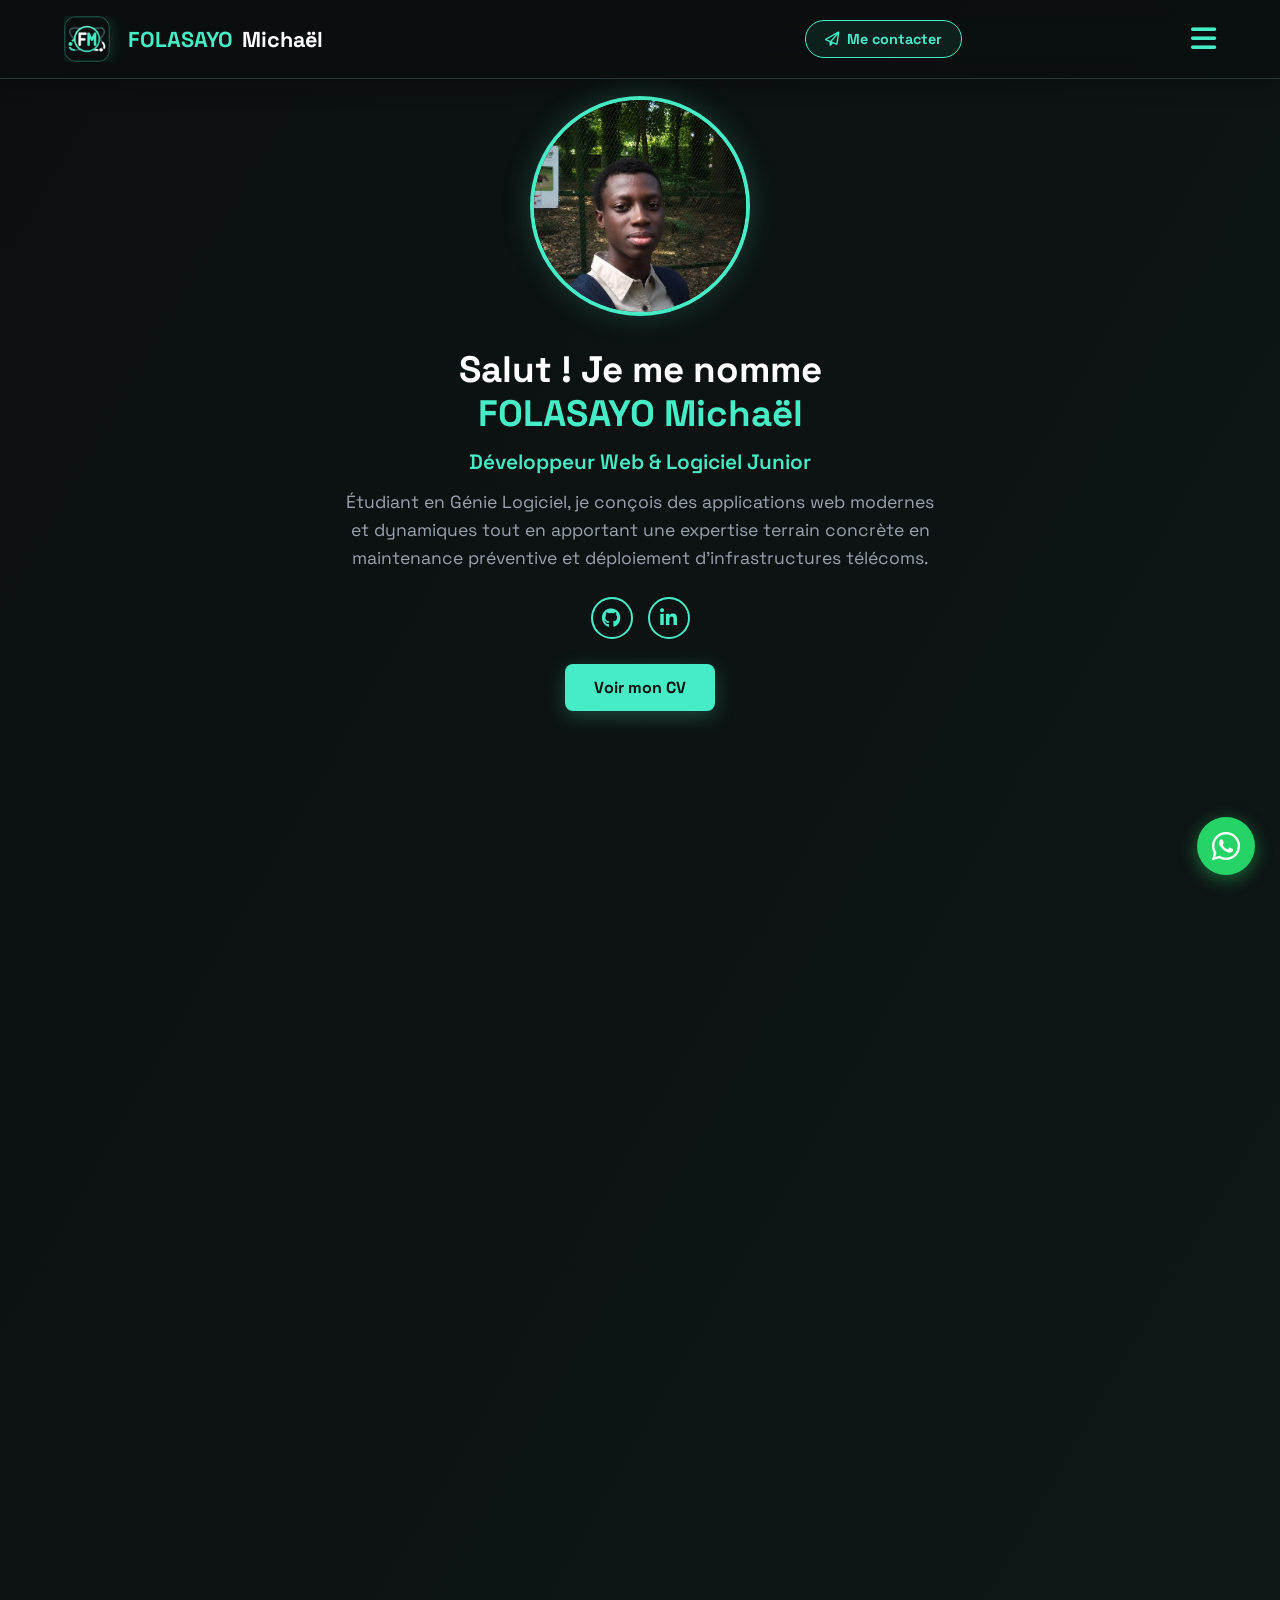
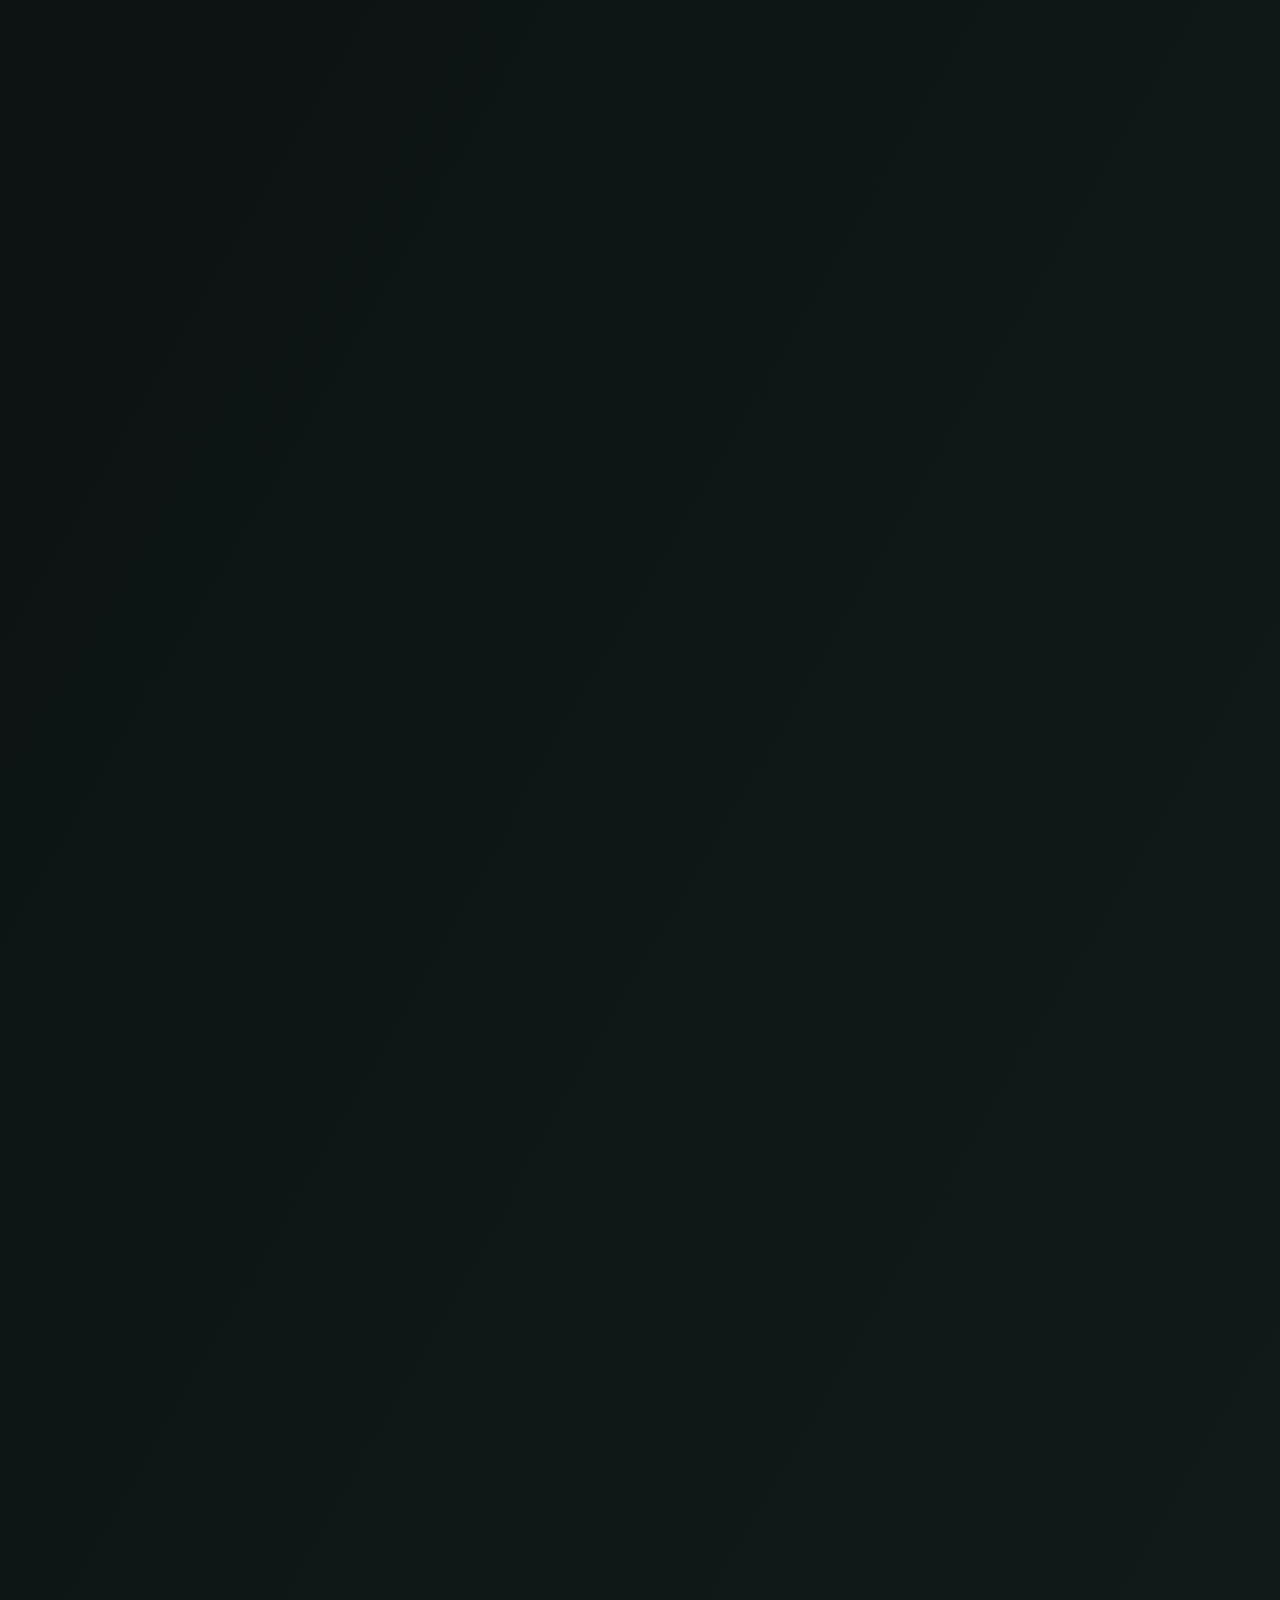
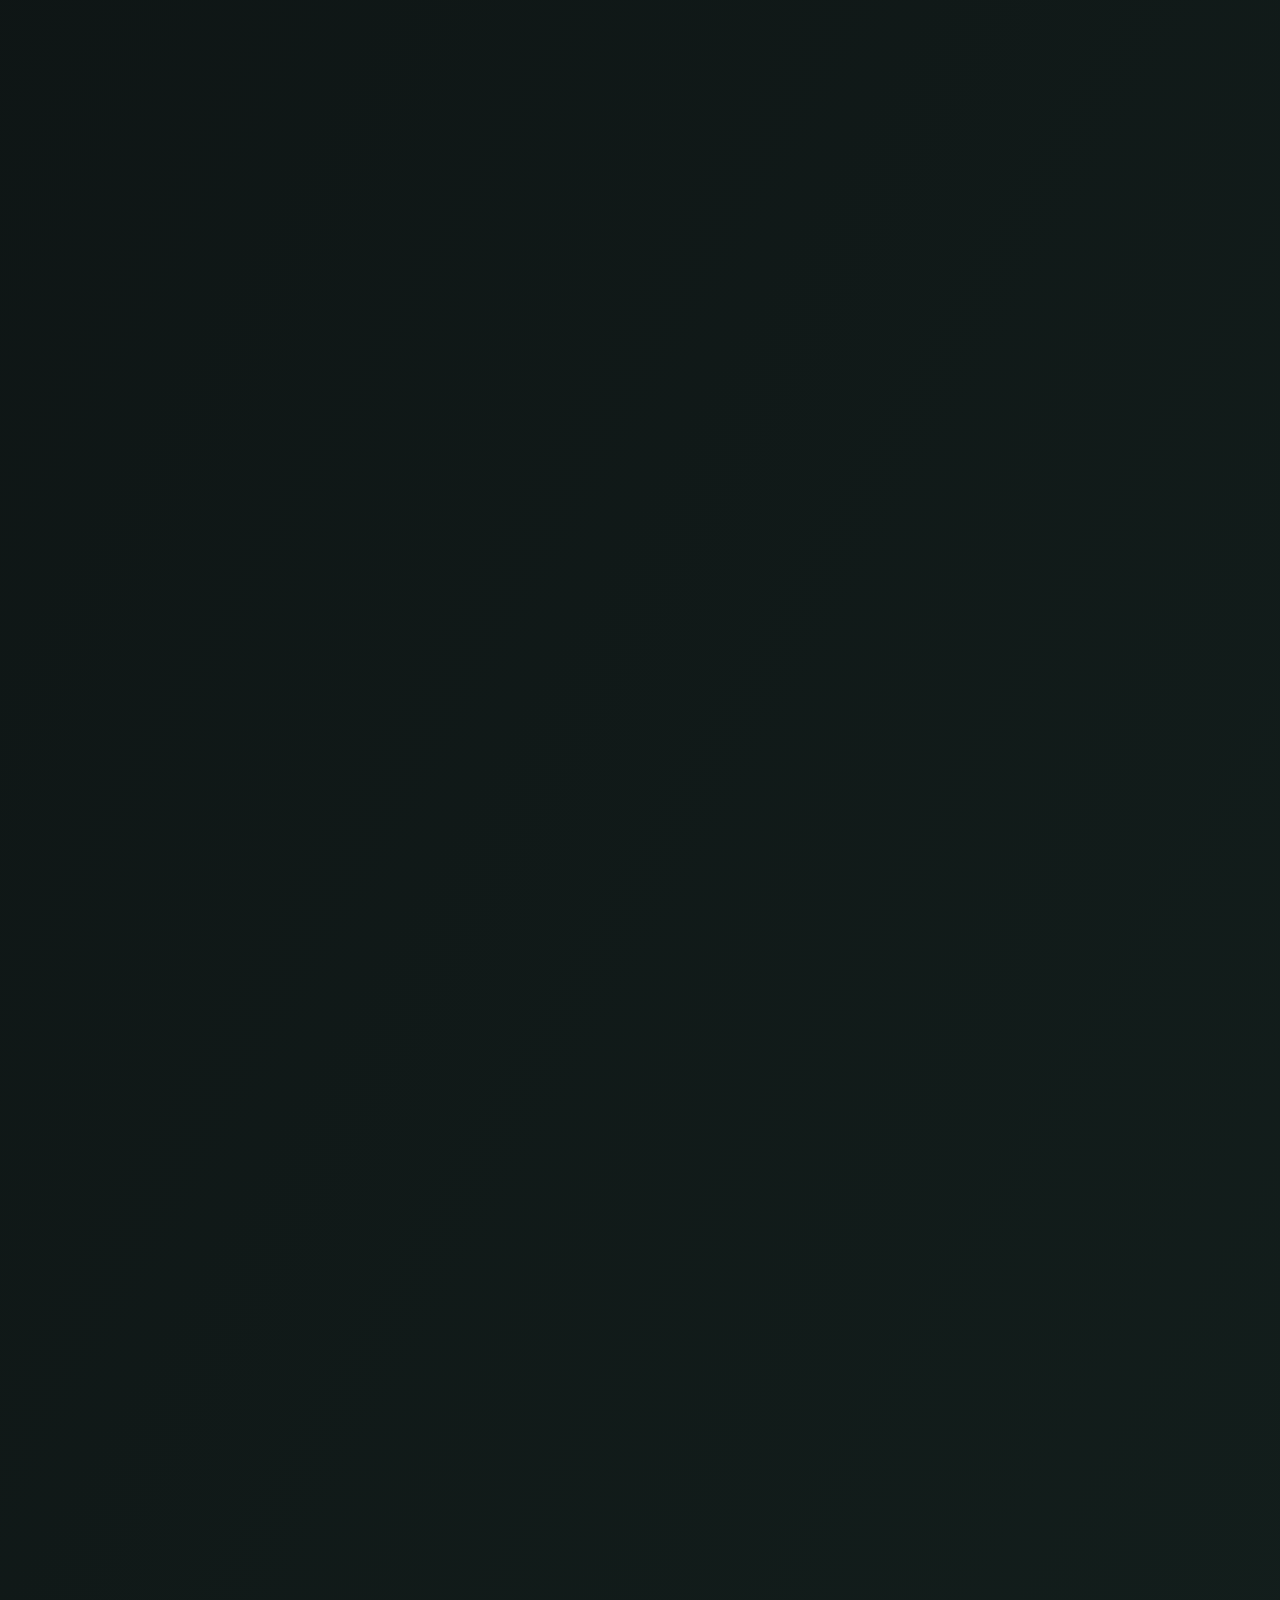
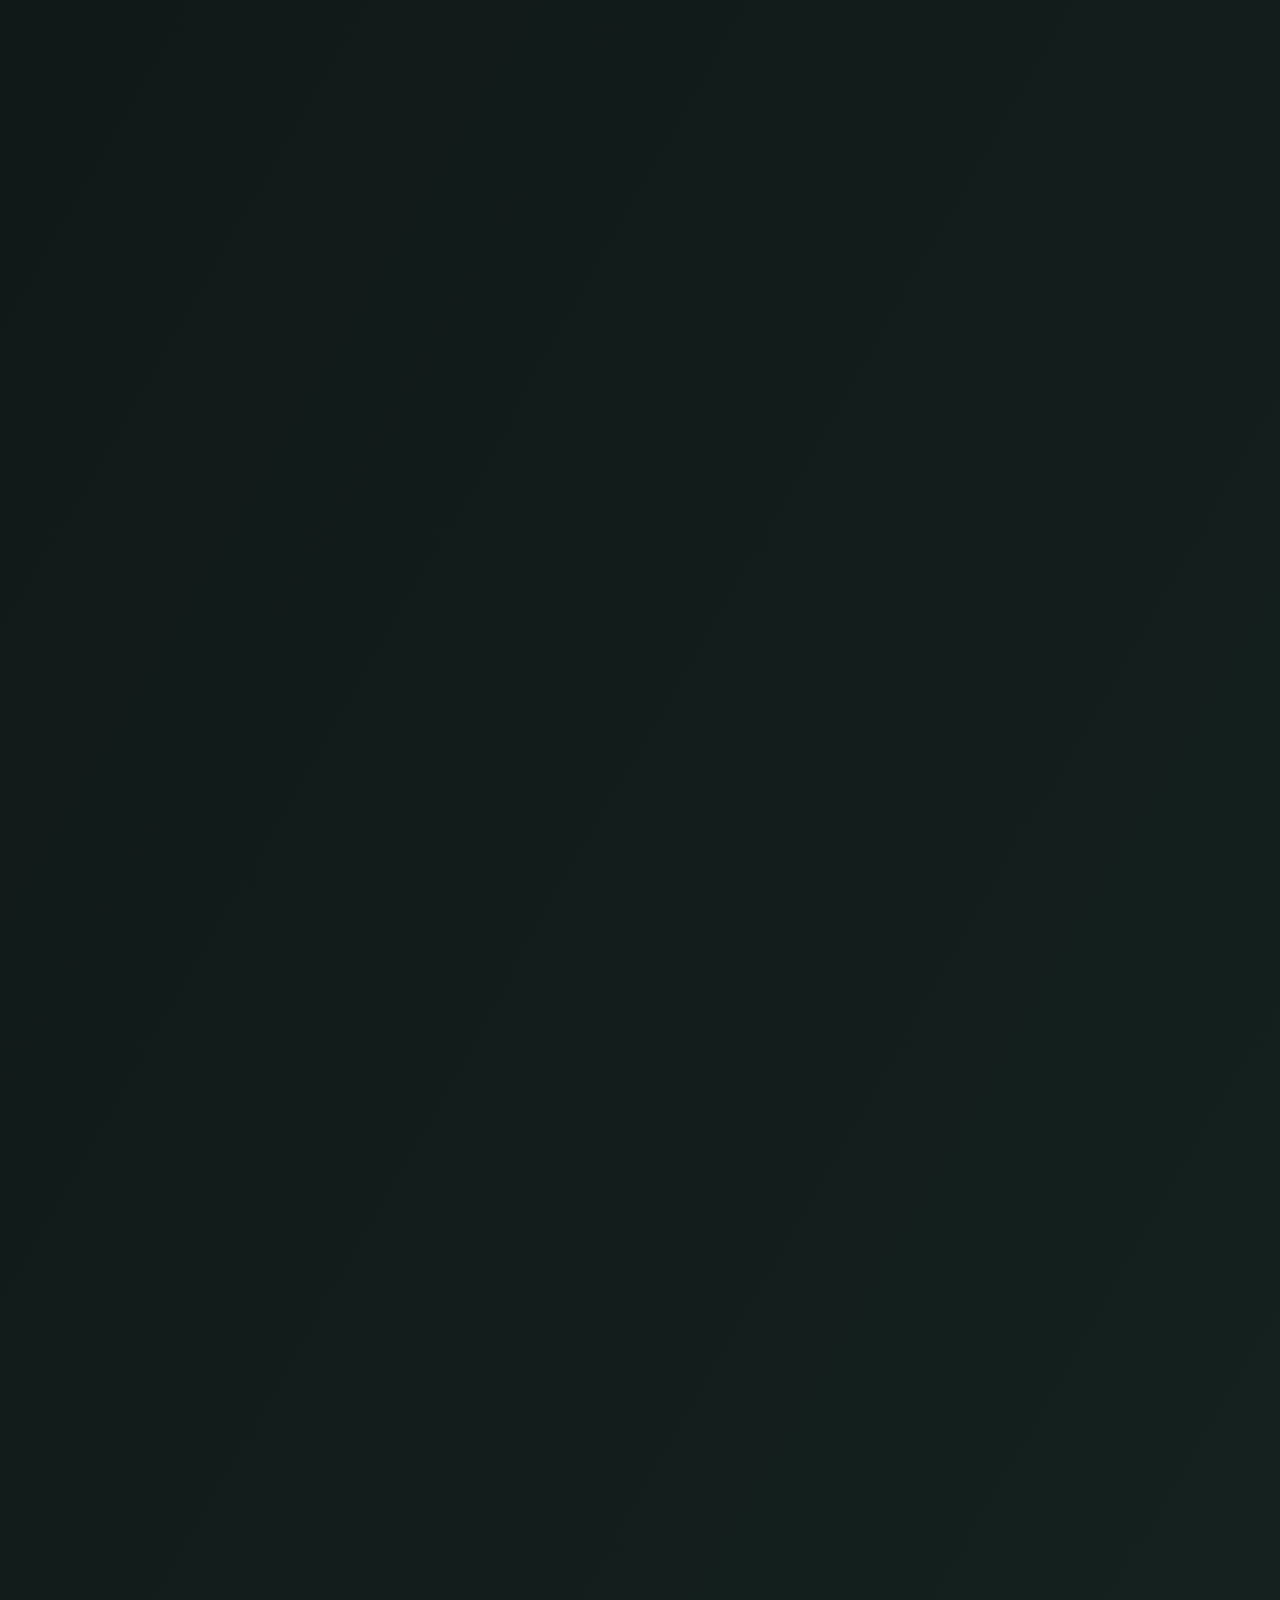
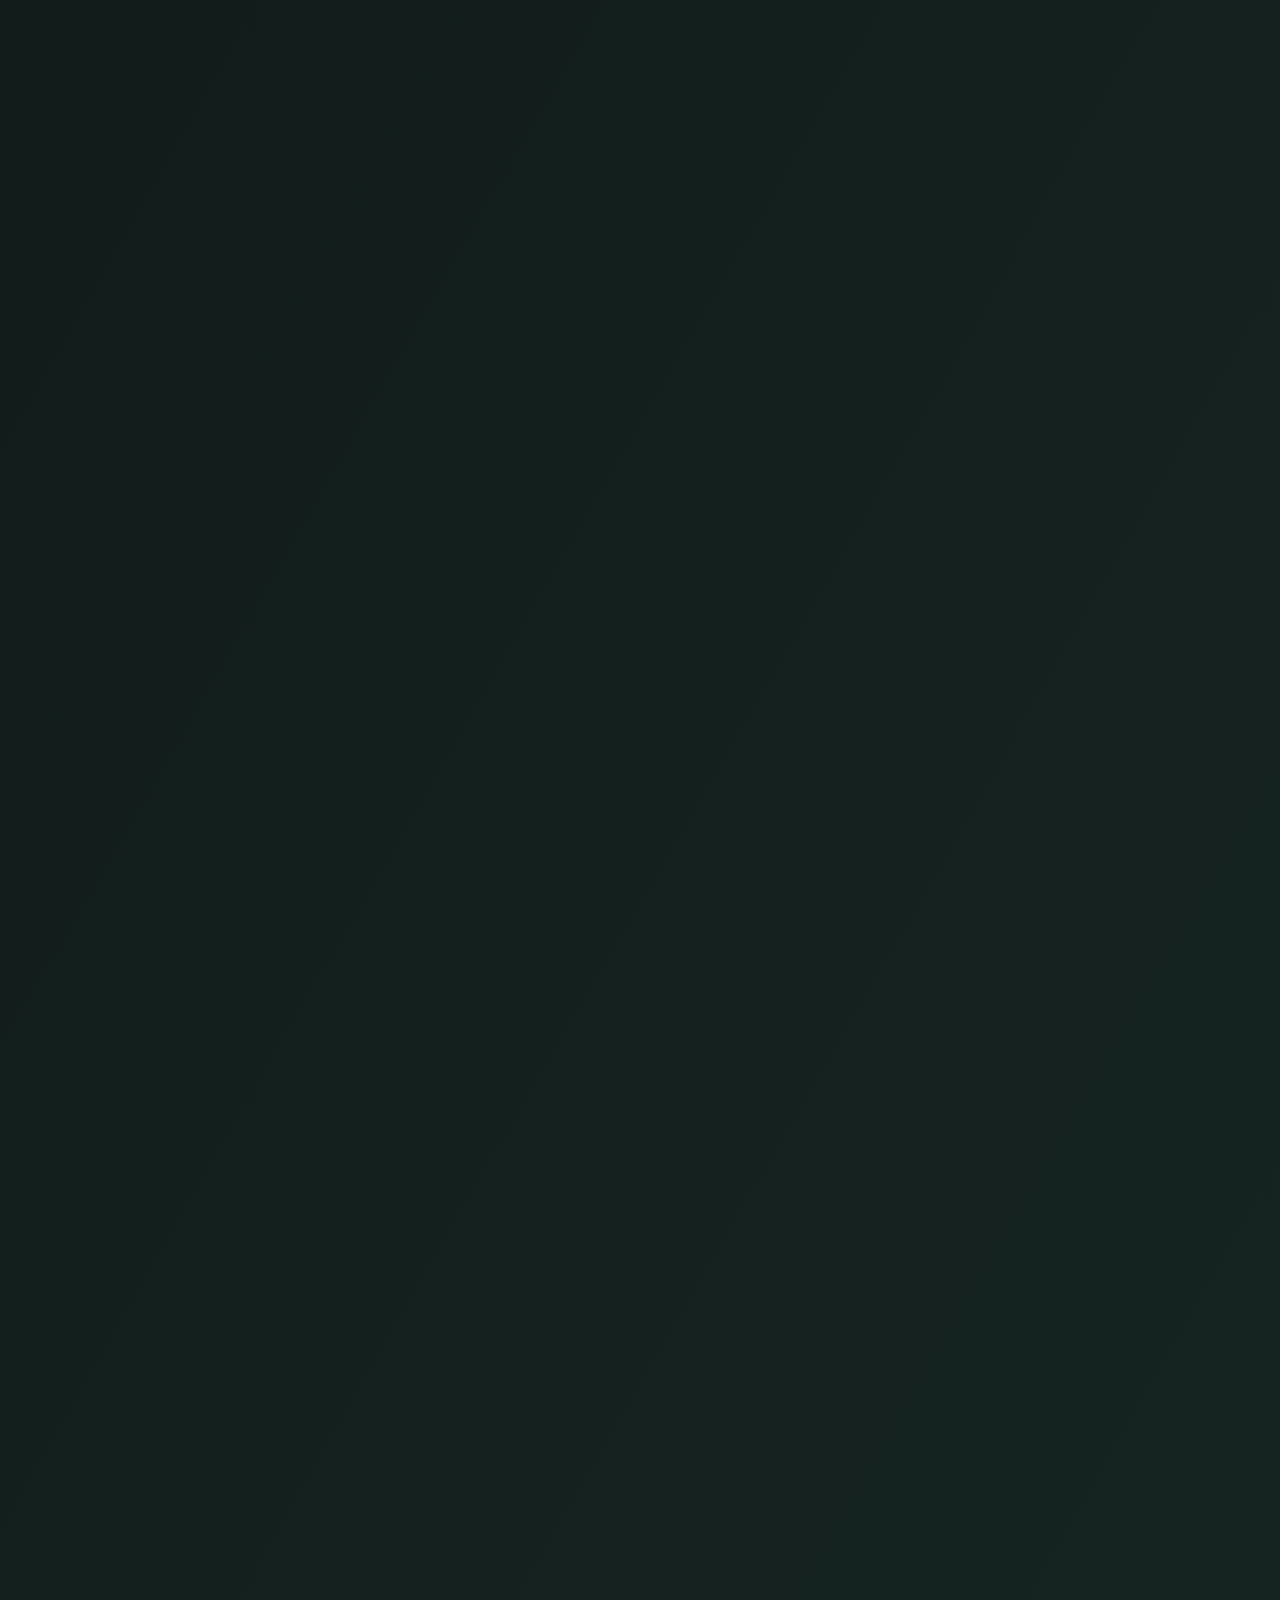
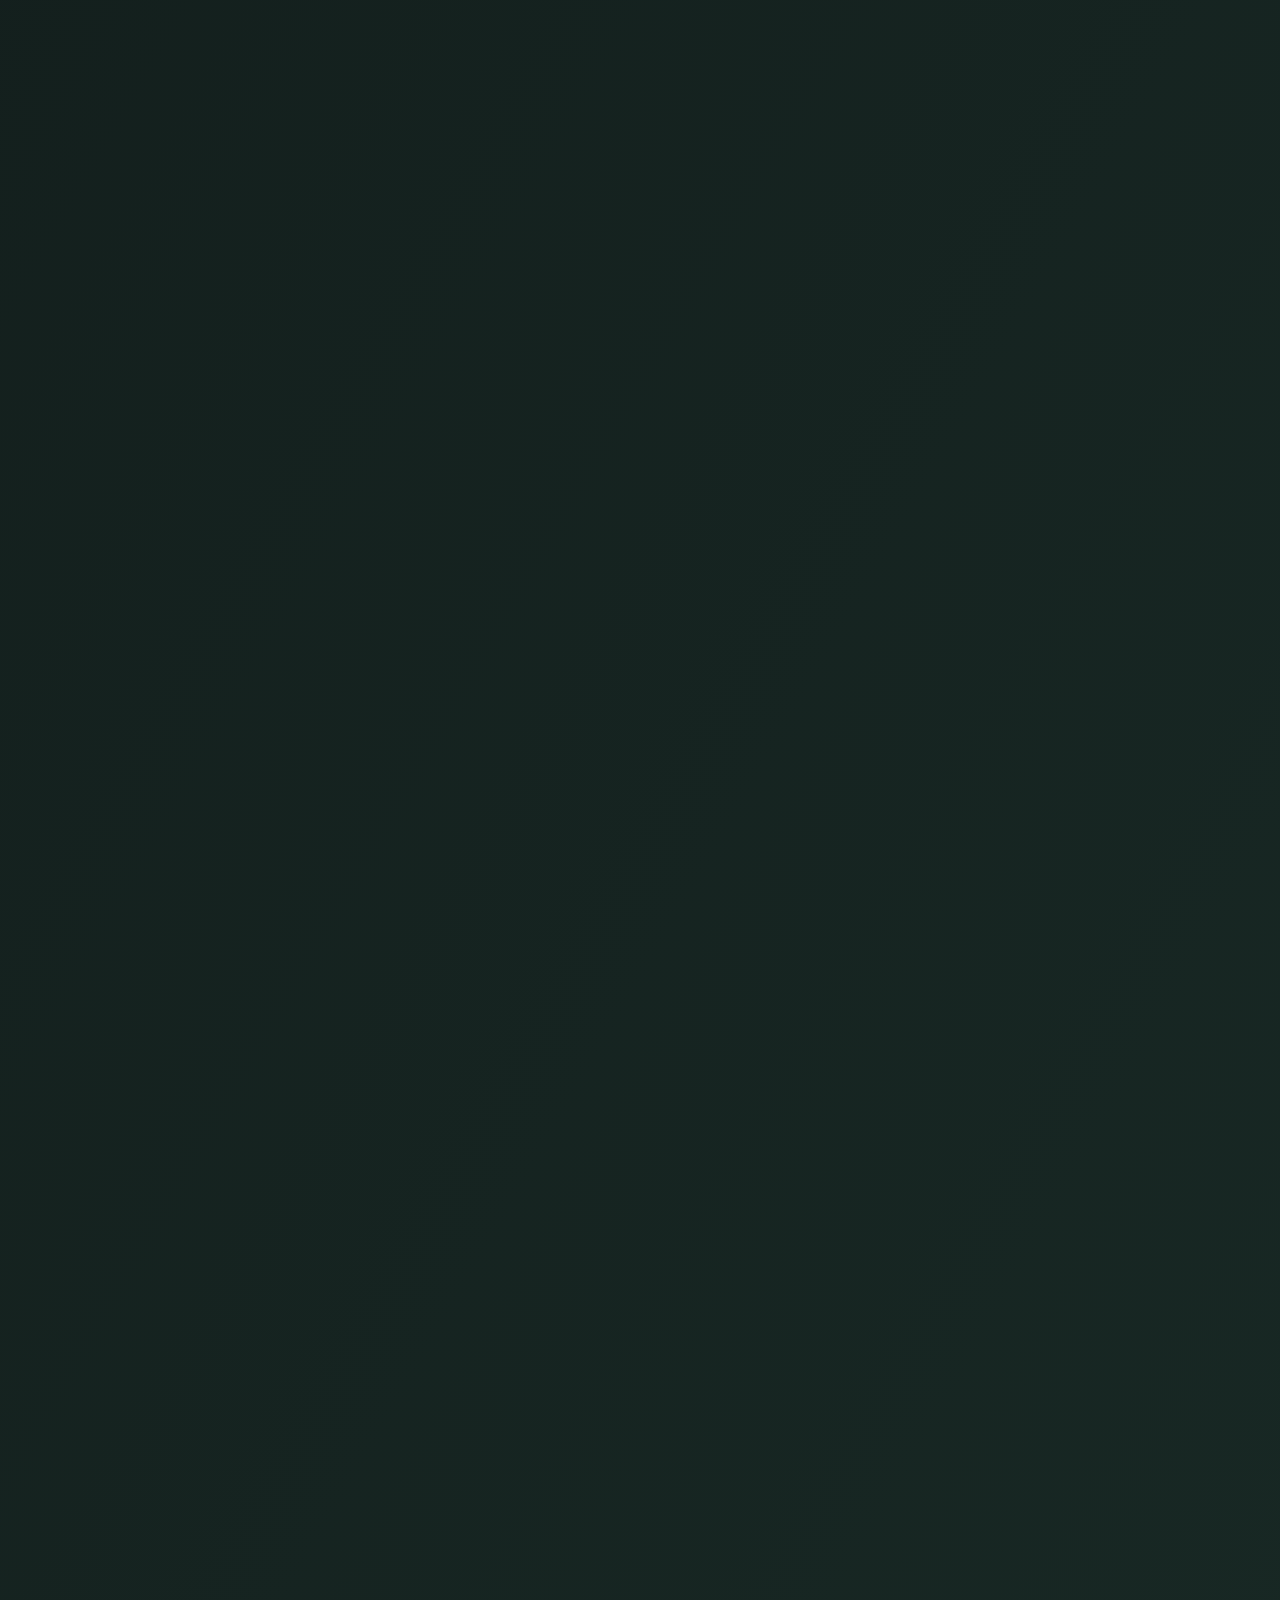
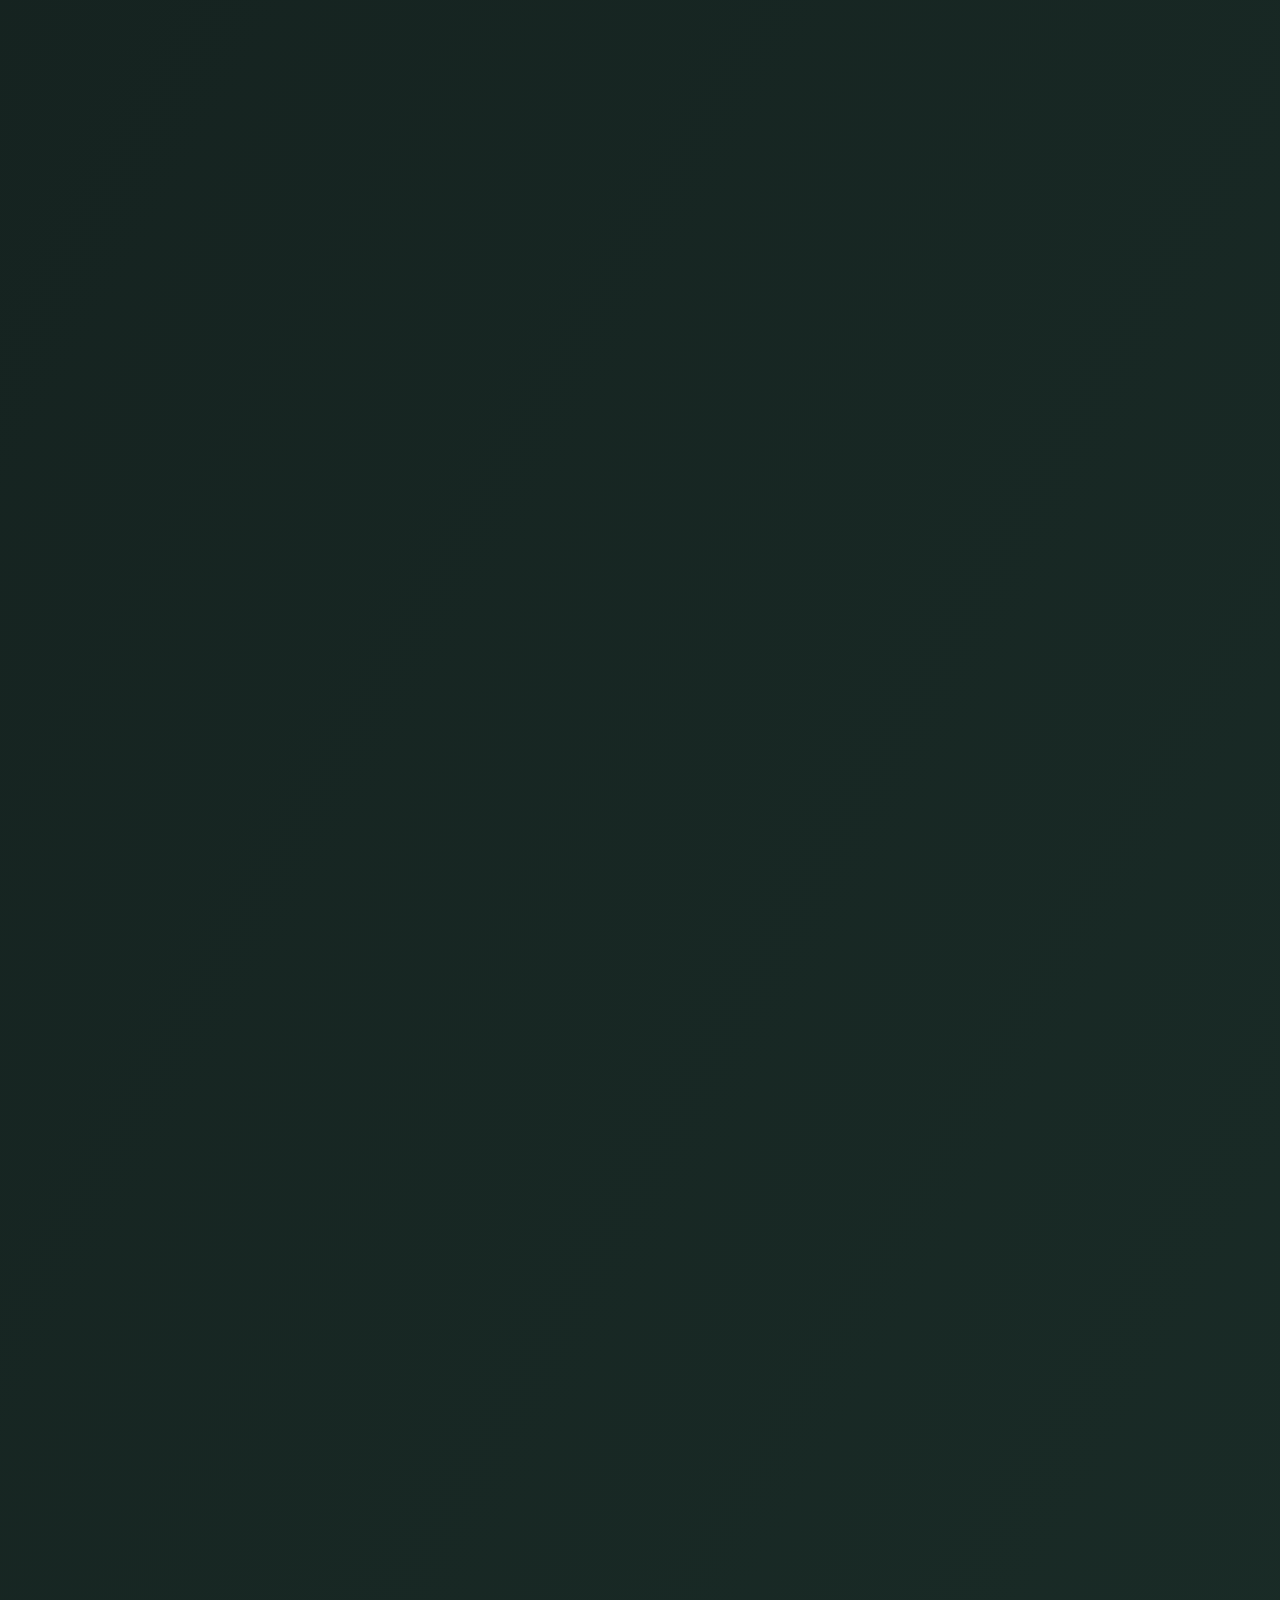
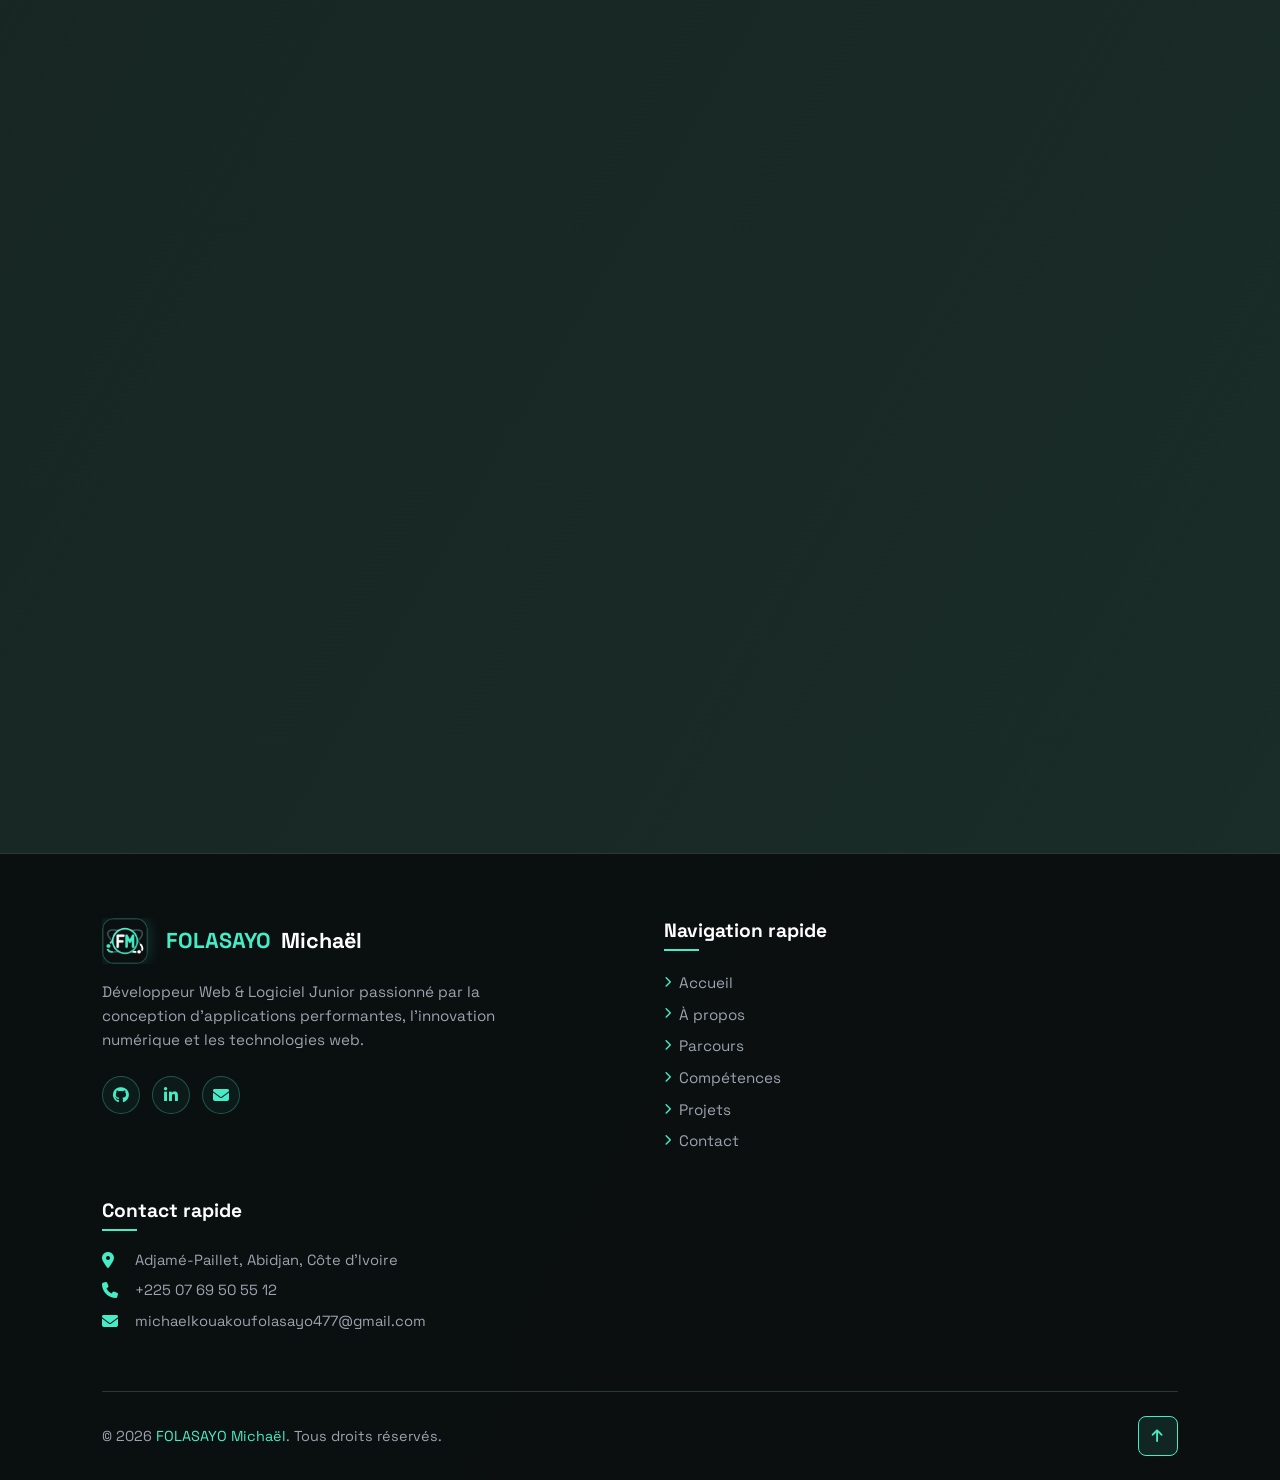
<file: index.html>
<!DOCTYPE html>
<html lang="fr">
<head>
    <meta charset="UTF-8">
    <meta name="viewport" content="width=device-width, initial-scale=1.0">
    <title>FOLASAYO Michaël — Développeur Web & Logiciel Junior</title>

    <!-- SEO Général -->
    <meta name="title" content="FOLASAYO Michaël — Développeur Web & Logiciel Junior">
    <meta name="description" content="Portfolio de FOLASAYO Michaël, étudiant en Génie Logiciel. Développement d'applications web modernes (JavaScript, Firebase, APIs) et compétences en infrastructures réseaux.">
    <meta name="keywords" content="FOLASAYO Michaël, Développeur Web, Génie Logiciel, Côte d'Ivoire, Abidjan, JavaScript, Firebase, Portfolio, Frontend">
    <meta name="author" content="FOLASAYO Michaël">
    <meta name="robots" content="index, follow">

    <!-- Favicon (Onglet du navigateur) -->
    <link rel="icon" type="image/svg+xml" href="data:image/svg+xml,<svg xmlns='http://www.w3.org/2000/svg' viewBox='0 0 100 100'><text y='.9em' font-size='90' fill='%2346ECC5'>⚡</text></svg>">

    <!-- Open Graph (Aperçu enrichi sur WhatsApp, LinkedIn, Facebook) -->
    <meta property="og:type" content="website">
    <meta property="og:url" content="https://mon-portfolio15.vercel.app/">
    <meta property="og:title" content="FOLASAYO Michaël — Développeur Web & Logiciel Junior">
    <meta property="og:description" content="Découvrez mes projets web, mes compétences techniques et mes réalisations (Nexia, back-office, applications interactives).">
    <meta property="og:image" content="https://mon-portfolio15.vercel.app/Images/hero.jpg">

    <!-- Twitter Card -->
    <meta name="twitter:card" content="summary_large_image">
    <meta name="twitter:title" content="FOLASAYO Michaël — Développeur Web & Logiciel Junior">
    <meta name="twitter:description" content="Découvrez mes projets web, mes compétences techniques et mes réalisations.">
    <meta name="twitter:image" content="https://mon-portfolio15.vercel.app/Images/hero.jpg">

    <!-- Feuilles de style et icônes -->
    <link rel="stylesheet" href="style.css">
    <link rel="stylesheet" href="https://cdnjs.cloudflare.com/ajax/libs/font-awesome/6.5.1/css/all.min.css">
</head>
<body>

    <!-- Entête -->
    <header>
        <a href="#" class="logo">
            <img src="Images/logo_de_FMK.png" alt="Logo FOLASAYO Michaël" class="logo-img">
            <span>FOLASAYO</span> Michaël
        </a>

        <nav>
            <ul class="navbar" id="navbar">
                <li><a href="#home" class="active">Accueil</a></li>
                <li><a href="#about">À propos</a></li>
                <li><a href="#education">Parcours</a></li>
                <li><a href="#skills">Compétences</a></li>
                <li><a href="#projects">Projets</a></li>
                <li><a href="#contact">Contact</a></li>
            </ul>
        </nav>

        <!-- Bouton d'action directe -->
        <a href="#contact" class="btn-header">
            <i class="fa-regular fa-paper-plane"></i>
            <span>Me contacter</span>
        </a>

        <div class="menu-icon" id="menu-icon">
            <i class="fa-solid fa-bars"></i>
        </div>
    </header>

    <!-- Contenu Principal -->
    <main>
        <!-- Section Accueil -->
        <section class="hero" id="home">
            <div class="hero-text reveal">
                <h1>Salut ! Je me nomme <br><span class="name">FOLASAYO Michaël</span></h1>
                <p class="typing-text">Développeur Web & Logiciel Junior</p>
                <p class="description">
                    Étudiant en Génie Logiciel, je conçois des applications web modernes et dynamiques tout en apportant une expertise terrain concrète en maintenance préventive et déploiement d'infrastructures télécoms.
                </p>

                <div class="social">
                    <a href="https://github.com/michael-tech17" target="_blank" rel="noopener noreferrer" aria-label="GitHub"><i class="fa-brands fa-github"></i></a>
                    <a href="https://www.linkedin.com/in/micha%C3%ABl-kouakou-folasayo-09b313383" target="_blank" rel="noopener noreferrer" aria-label="LinkedIn"><i class="fa-brands fa-linkedin-in"></i></a>
                </div>

                <a href="Documents/CV_de_Folasayo_Michael.pdf" target="_blank" rel="noopener noreferrer" class="btn">Voir mon CV</a>
            </div>

            <div class="hero-image reveal">
                <img src="Images/hero.jpg" alt="Photo de FOLASAYO Michaël">
            </div>
        </section>

        <!-- Section À propos -->
        <section class="about" id="about">
            <h2 class="reveal">À propos de moi</h2>
            <div class="about-card reveal">
                <p class="about-intro">
                    Je suis <strong>FOLASAYO Michaël</strong>, étudiant en <strong>Licence 3 Génie Logiciel</strong> à HEC Abidjan, <strong>Développeur Web & Logiciel Junior</strong>. Fort d'expériences pratiques sur le terrain en déploiement d'infrastructures réseaux (télécoms, fibre optique) et en maintenance préventive, j'allie la rigueur du matériel à la conception d'applications web dynamiques et sécurisées. Curieux, méthodique et animé par le goût du défi technique, j'aborde chaque projet avec le souci de la performance, de la sécurité et de l'expérience utilisateur.
                </p>

                <div class="about-details">
                    <div class="about-box">
                        <i class="fa-solid fa-laptop-code"></i>
                        <div>
                            <h4>Vision & Polyvalence</h4>
                            <p>Comprendre le chemin physique des données (infrastructure, réseau) pour concevoir de meilleures solutions logicielles.</p>
                        </div>
                    </div>

                    <div class="about-box">
                        <i class="fa-solid fa-user-gear"></i>
                        <div>
                            <h4>Développement personnel</h4>
                            <p>L'apprentissage continu et la veille technologique sont au cœur de ma démarche quotidienne.</p>
                        </div>
                    </div>

                    <div class="about-box">
                        <i class="fa-solid fa-flag-checkered"></i>
                        <div>
                            <h4>Passions & Loisirs</h4>
                            <p>Sports mécaniques (Formule 1, MotoGP), football, musique, voyages et actualité technologique internationale.</p>
                        </div>
                    </div>
                </div>
            </div>
        </section>

        <!-- Section Formations & Expériences -->
        <section class="education" id="education">
            <h2 class="reveal">Formations & Expériences</h2>

            <div class="education-grid education-two-cols">
                
                <!-- COLONNE 1 : Parcours Académique & Stages -->
                <div class="education-column reveal">
                    <!-- Bloc : Parcours académique -->
                    <div class="education-card">
                        <div class="card-title">
                            <i class="fa-solid fa-graduation-cap"></i>
                            <h3>Parcours académique</h3>
                        </div>

                        <div class="timeline-item">
                            <div class="item-header">
                                <h4>Licence 3 en Génie logiciel</h4>
                                <span class="badge-status current">En cours</span>
                            </div>
                            <span class="institution">HEC Abidjan</span>
                            <span class="date"><i class="fa-regular fa-calendar"></i> 2024 à Aujourd'hui</span>
                            <p class="item-desc">Spécialisation dans les domaines du développement logiciel, des systèmes et des technologies numériques.</p>
                        </div>

                        <div class="timeline-item">
                            <div class="item-header">
                                <h4>Baccalauréat Série D</h4>
                                <span class="badge-status done">Obtenu</span>
                            </div>
                            <span class="institution">Lycée Classique d'Abidjan</span>
                            <span class="date"><i class="fa-regular fa-calendar"></i> 2024</span>
                            <p class="item-desc">Acquisition de solides bases scientifiques et d'un esprit d'analyse utile dans mon parcours en informatique.</p>
                        </div>
                    </div>

                    <!-- Bloc : Stages & Expériences -->
                    <div class="education-card">
                        <div class="card-title">
                            <i class="fa-solid fa-briefcase"></i>
                            <h3>Stages & Expériences</h3>
                        </div>

                        <!-- 1. Stage RTIS Technologies -->
                        <div class="timeline-item">
                            <div class="item-header">
                                <h4>Stagiaire Réseaux & Télécoms</h4>
                                <span class="badge-status done">Terminé</span>
                            </div>
                            <span class="institution">RTIS Technologies</span>
                            <span class="date"><i class="fa-regular fa-calendar"></i> 15 Juillet 2026 - 30 Septembre 2026</span>
                            <p class="item-desc">
                                Immersion technique sur le déploiement d'infrastructures fibre optique (Projet Huawei / Douane CI sur les sites SIR et CENTIF).
                                Supervision des travaux de génie civil (fouilles, fonçage, pose de tubes PEHD et chambres télécom), participation aux tâches EHS et suivi qualité via l'application mobile ISDP. Initiation à la maintenance préventive et participation au volet administratif.
                            </p>
                            <!-- Bouton d'attestation RTIS -->
                            <div class="stage-certif-action">
                                <a href="Documents/Attestation_Stage_RTIS.pdf" target="_blank" rel="noopener noreferrer" class="btn-certif-stage">
                                    <i class="fa-solid fa-file-circle-check"></i> Voir l'attestation de stage
                                </a>
                            </div>
                        </div>

                        <!-- 2. Stage Direction des Sports -->
                        <div class="timeline-item">
                            <div class="item-header">
                                <h4>Stagiaire Support Administratif & Reportage</h4>
                                <span class="badge-status done">Terminé</span>
                            </div>
                            <span class="institution">Direction Départementale des Sports (District Autonome d'Abidjan)</span>
                            <span class="date"><i class="fa-regular fa-calendar"></i> 04 Août 2025 - 01 Septembre 2025</span>
                            <p class="item-desc">
                                Coordination et suivi des activités sportives communales. Réalisation de reportages terrain, transmission et centralisation des données via les canaux internes. Élaboration des bilans statistiques hebdomadaires et découverte transversale des services.
                            </p>
                            <!-- Bouton de certificat DDSCVDA -->
                            <div class="stage-certif-action">
                                <a href="Documents/Certificat_Stage_DDSCVDA.pdf" target="_blank" rel="noopener noreferrer" class="btn-certif-stage">
                                    <i class="fa-solid fa-file-circle-check"></i> Voir le certificat de fin de stage
                                </a>
                            </div>
                        </div>
                    </div>
                </div>

                <!-- COLONNE 2 : Certifications & Badges -->
                <div class="education-column reveal">
                    <div class="education-card">
                        <div class="card-title">
                            <i class="fa-solid fa-certificate"></i>
                            <h3>Certifications & Badges</h3>
                        </div>

                        <div class="timeline-item">
                            <div class="item-header">
                                <h4>Essentiels de Python 1</h4>
                                <span class="badge-tag">Cisco & Python Institute</span>
                            </div>
                            <span class="institution">Cybastion IT Academy / Cisco Networking Academy</span>
                            <span class="date"><i class="fa-regular fa-calendar"></i> 09 Octobre 2026</span>
                            <p class="item-desc">Fondamentaux du langage Python, logique algorithmique, structures de données et programmation de base.</p>
                        </div>

                        <div class="timeline-item">
                            <div class="item-header">
                                <h4>Notions de base sur les réseaux</h4>
                                <span class="badge-tag">Cisco</span>
                            </div>
                            <span class="institution">Cybastion IT Academy / Cisco Networking Academy</span>
                            <span class="date"><i class="fa-regular fa-calendar"></i> 14 Août 2026</span>
                            <p class="item-desc">Principes et protocoles réseau, architectures de communication et adressage IP.</p>
                        </div>

                        <div class="timeline-item">
                            <div class="item-header">
                                <h4>Appliquer l'IA : Analyser les avis clients</h4>
                                <span class="badge-tag">Cisco</span>
                            </div>
                            <span class="institution">Cybastion IT Academy / Cisco Networking Academy</span>
                            <span class="date"><i class="fa-regular fa-calendar"></i> 02 Août 2026</span>
                            <p class="item-desc">Exploitation de l'intelligence artificielle pour l'analyse textuelle, le sentiment client et l'extraction d'insights.</p>
                        </div>

                        <div class="timeline-item">
                            <div class="item-header">
                                <h4>Appliquer l'IA : Mettre à jour votre CV</h4>
                                <span class="badge-tag">Cisco</span>
                            </div>
                            <span class="institution">Cybastion IT Academy / Cisco Networking Academy</span>
                            <span class="date"><i class="fa-regular fa-calendar"></i> 02 Août 2026</span>
                            <p class="item-desc">Utilisation d'outils d'IA générative pour l'optimisation, la restructuration et la valorisation du profil professionnel.</p>
                        </div>

                        <div class="timeline-item">
                            <div class="item-header">
                                <h4>Introduction à la science des données</h4>
                                <span class="badge-tag">Cisco</span>
                            </div>
                            <span class="institution">Cybastion IT Academy</span>
                            <span class="date"><i class="fa-regular fa-calendar"></i> 11 Avril 2026</span>
                            <p class="item-desc">Bases de la science des données, analyse de données et modélisation pour la prise de décision.</p>
                        </div>

                        <div class="timeline-item">
                            <div class="item-header">
                                <h4>Introduction à l'IA moderne</h4>
                                <span class="badge-tag">Cisco</span>
                            </div>
                            <span class="institution">Cybastion IT Academy</span>
                            <span class="date"><i class="fa-regular fa-calendar"></i> 08 Avril 2026</span>
                            <p class="item-desc">Initiation aux concepts de l'IA moderne, machine learning, vision par ordinateur et applications sectorielles.</p>
                        </div>

                        <div class="timeline-item">
                            <div class="item-header">
                                <h4>Bases du matériel informatique</h4>
                                <span class="badge-tag">Cisco</span>
                            </div>
                            <span class="institution">Cybastion IT Academy</span>
                            <span class="date"><i class="fa-regular fa-calendar"></i> 24 Avril 2025</span>
                            <p class="item-desc">Composants matériels d'un ordinateur, diagnostic d'assemblage et fonctionnement système.</p>
                        </div>

                        <div class="timeline-item">
                            <div class="item-header">
                                <h4>Introduction à la cybersécurité</h4>
                                <span class="badge-tag">Cisco</span>
                            </div>
                            <span class="institution">Cybastion IT Academy</span>
                            <span class="date"><i class="fa-regular fa-calendar"></i> 23 Avril 2025</span>
                            <p class="item-desc">Notions fondamentales, menaces informatiques et bonnes pratiques de protection numérique.</p>
                        </div>

                        <div class="cert-actions-row">
                            <a href="Documents/CERTIFICATS/" target="_blank" rel="noopener noreferrer" class="btn">Voir mes certificats</a>
                            <a href="https://www.credly.com/users/michael-kouakou-folasayo" target="_blank" rel="noopener noreferrer" class="btn btn-outline">Voir mes badges</a>
                        </div>
                    </div>
                </div>

            </div>
        </section>

        <!-- Section Compétences -->
        <section class="skills" id="skills">
            <h2 class="reveal">Mes compétences</h2>
            <h3 class="skills-subtitle reveal">Compétences Techniques & Outils</h3>

            <div class="skills-grid">
                
                <!-- Carte 1 -->
                <div class="skill-card reveal">
                    <div class="skill-header">
                        <i class="fa-solid fa-code"></i>
                        <h4>Développement Web & Code</h4>
                    </div>
                    <p class="skill-desc">Création d'interfaces web responsives, programmation et manipulation de données.</p>
                    <ul class="skill-list">
                        <li>
                            <div class="skill-title-row">
                                <strong>HTML5 / CSS3</strong>
                                <span class="level badge-inter">Intermédiaire</span>
                            </div>
                            <p>Pages web modernes, intégration Flexbox, CSS Grid et design 100% responsive.</p>
                        </li>
                        <li>
                            <div class="skill-title-row">
                                <strong>JavaScript</strong>
                                <span class="level badge-dev">Débutant</span>
                            </div>
                            <p>Interactions DOM, asynchronisme, requêtes et liaison avec Firebase / API.</p>
                        </li>
                        <li>
                            <div class="skill-title-row">
                                <strong>Python</strong>
                                <span class="level badge-dev">Débutant</span>
                            </div>
                            <p>Bases algorithmiques (accréditation Cisco / Python Institute) et traitement de données.</p>
                        </li>
                    </ul>
                </div>

                <!-- Carte 2 (Badges corrigés) -->
                <div class="skill-card reveal">
                    <div class="skill-header">
                        <i class="fa-solid fa-network-wired"></i>
                        <h4>Maintenance & Réseaux</h4>
                    </div>
                    <p class="skill-desc">Interventions matérielles préventives, protocoles réseaux et suivi d'infrastructure.</p>
                    <ul class="skill-list">
                        <li>
                            <div class="skill-title-row">
                                <strong>Maintenance préventive</strong>
                                <span class="level badge-dev">Débutant</span>
                            </div>
                            <p>Contrôles réguliers des postes, vérification des composants et suivi matériel pour anticiper les pannes.</p>
                        </li>
                        <li>
                            <div class="skill-title-row">
                                <strong>Réseaux & Câblage</strong>
                                <span class="level badge-dev">Débutant</span>
                            </div>
                            <p>Adressage IP, notions fondamentales (Cisco), cheminement et pose d'infrastructures télécoms.</p>
                        </li>
                        <li>
                            <div class="skill-title-row">
                                <strong>Normes EHS & Sécurité</strong>
                                <span class="level badge-inter">Intermédiaire</span>
                            </div>
                            <p>Règles de sécurité sur site, pose de balisage, grillage avertisseur et prévention des risques.</p>
                        </li>
                    </ul>
                </div>

                <!-- Carte 3 (Badges corrigés) -->
                <div class="skill-card reveal">
                    <div class="skill-header">
                        <i class="fa-solid fa-toolbox"></i>
                        <h4>Outils, Déploiement & Cloud</h4>
                    </div>
                    <p class="skill-desc">Outils de production, suivi de chantiers et hébergement en ligne.</p>
                    <ul class="skill-list">
                        <li>
                            <div class="skill-title-row">
                                <strong>Git, GitHub & Vercel</strong>
                                <span class="level badge-dev">Débutant</span>
                            </div>
                            <p>Gestion de versioning, collaboration d'équipe et déploiement continu d'applications web.</p>
                        </li>
                        <li>
                            <div class="skill-title-row">
                                <strong>VS Code & Firebase</strong>
                                <span class="level badge-dev">Débutant</span>
                            </div>
                            <p>Environnement de travail principal et base de données temps réel NoSQL.</p>
                        </li>
                        <li>
                            <div class="skill-title-row">
                                <strong>Outils Métier & IA</strong>
                                <span class="level badge-dev">Débutant</span>
                            </div>
                            <p>Plateforme Huawei ISDP Mobile pour le suivi chantier et exploitation pratique de l'IA générative.</p>
                        </li>
                    </ul>
                </div>

            </div>

            <!-- Grille du bas -->
            <div class="skills-bottom-grid">
                
                <div class="skill-card reveal">
                    <div class="skill-header">
                        <i class="fa-solid fa-language"></i>
                        <h4>Langues</h4>
                    </div>
                    <ul class="skill-list">
                        <li>
                            <div class="skill-title-row">
                                <strong>Français</strong>
                                <span class="level badge-inter">Niveau B2</span>
                            </div>
                            <p>Communication fluide à l'oral comme à l'écrit, aisance rédactionnelle.</p>
                        </li>
                        <li>
                            <div class="skill-title-row">
                                <strong>Anglais</strong>
                                <span class="level badge-dev">Niveau A2</span>
                            </div>
                            <p>Lecture et compréhension de documentations techniques informatiques.</p>
                        </li>
                    </ul>
                </div>

                <div class="skill-card reveal">
                    <div class="skill-header">
                        <i class="fa-solid fa-user-check"></i>
                        <h4>Qualités Professionnelles</h4>
                    </div>
                    <ul class="qualities-tags">
                        <li><i class="fa-solid fa-check"></i> Rigueur & Organisation</li>
                        <li><i class="fa-solid fa-check"></i> Travail d'équipe</li>
                        <li><i class="fa-solid fa-check"></i> Esprit d'analyse</li>
                        <li><i class="fa-solid fa-check"></i> Sens de la sécurité</li>
                        <li><i class="fa-solid fa-check"></i> Adaptabilité terrain</li>
                    </ul>
                </div>

            </div>
        </section>

        <!-- Section Projets -->
        <section class="projects" id="projects">
            <div class="container">
                <h2 class="reveal">Mes Projets</h2><br>
                <p class="section-subtitle reveal">Découvrez une sélection de mes réalisations web personnelles et collaboratives.</p>
            </div>

            <!-- Projets Personnels -->
            <div class="projects-category">
                <h3 class="category-title reveal">
                    <i class="fa-solid fa-user"></i> Projets personnels
                </h3>
                
                <div class="projects-grid">
                    <!-- Projet Phare 1 : Nexia Quiz (En Pleine Largeur) -->
                    <article class="project-card project-card-featured reveal">
                        <div class="project-img-wrapper featured-img">
                            <img src="Images/Quiz Nexia.png" alt="Aperçu Nexia Quiz">
                            <span class="project-badge">Projet Phare • Web App Interactive</span>
                        </div>
                        <div class="project-content featured-content">
                            <div class="featured-header">
                                <h4>Nexia — Quiz en Ligne</h4>
                                <div class="tech-stack-tags">
                                    <span>JavaScript ES6</span>
                                    <span>Firebase Firestore</span>
                                    <span>API / Asynchrone</span>
                                    <span>Vercel</span>
                                </div>
                            </div>
                            <p>
                                Plateforme interactive d'apprentissage et de quiz multi-thématiques (programmation, réseaux, sciences, langues). Conçue pour offrir une expérience temps réel sans rechargement de page.
                            </p>
                            <ul class="featured-highlights">
                                <li><i class="fa-solid fa-bolt"></i> Classement mondial et scores mis à jour en temps réel via Firebase NoSQL.</li>
                                <li><i class="fa-solid fa-clock"></i> Moteur algorithmique de questions chronométrées avec gestion des timers et avatars.</li>
                                <li><i class="fa-solid fa-shield-halved"></i> Gestion d'état client fluide et architecture prête pour le dashboard d'administration.</li>
                            </ul>
                            <div class="project-actions">
                                <a href="https://nexia-virid.vercel.app" target="_blank" rel="noopener noreferrer" class="btn">Tester l'application <i class="fa-solid fa-arrow-up-right-from-square"></i></a>
                            </div>
                        </div>
                    </article>

                    <!-- Projet 2 : Nexia Admin -->
                    <article class="project-card reveal">
                        <div class="project-img-wrapper">
                            <img src="Images/Page admin Nexia.png" alt="Aperçu Nexia Admin">
                            <span class="project-badge private-badge">Accès Restreint</span>
                        </div>
                        <div class="project-content">
                            <h4>Nexia — Dashboard Admin</h4>
                            <p>Tableau de bord de supervision : KPIs en direct, courbes de fréquentation, analyse détaillée des questions et gestion des abandons. Outil interne confidentiel (code et données restreints).</p>
                            <div class="project-actions">
                                <span class="btn-private"><i class="fa-solid fa-lock"></i> Projet Interne / Privé</span>
                            </div>
                        </div>
                    </article>

                    <!-- Projet 3 : IVOIRE FOOD -->
                    <article class="project-card reveal">
                        <div class="project-img-wrapper">
                            <img src="Images/Site restaurant.png" alt="Aperçu IVOIRE FOOD">
                            <span class="project-badge">Site Statique</span>
                        </div>
                        <div class="project-content">
                            <h4>IVOIRE FOOD</h4>
                            <p>Site web statique mettant en valeur la gastronomie ivoirienne à travers une interface attrayante, structurée et responsive présentant les différents mets locaux.</p>
                            <div class="project-actions">
                                <a href="https://michael-tech17.github.io/Restaurant--IVOIRE/" target="_blank" rel="noopener noreferrer" class="btn">Voir le projet <i class="fa-solid fa-arrow-up-right-from-square"></i></a>
                                <a href="https://github.com/michael-tech17/Restaurant--IVOIRE" target="_blank" rel="noopener noreferrer" class="btn-code" title="Code source"><i class="fa-brands fa-github"></i> Code</a>
                            </div>
                        </div>
                    </article>

                    <!-- Projet 4 : LEG & FRU -->
                    <article class="project-card reveal">
                        <div class="project-img-wrapper">
                            <img src="Images/Site LEG & FRU.png" alt="Aperçu LEG & FRU">
                            <span class="project-badge">Site Statique</span>
                        </div>
                        <div class="project-content">
                            <h4>LEG & FRU</h4>
                            <p>Vitrine e-commerce statique dédiée aux produits frais et sains, présentant le catalogue de produits avec des fonctionnalités visuelles de paiement et de gestion.</p>
                            <div class="project-actions">
                                <a href="https://michael-tech17.github.io/FRU-LEG/" target="_blank" rel="noopener noreferrer" class="btn">Voir le projet <i class="fa-solid fa-arrow-up-right-from-square"></i></a>
                                <a href="https://github.com/michael-tech17/FRU-LEG" target="_blank" rel="noopener noreferrer" class="btn-code" title="Code source"><i class="fa-brands fa-github"></i> Code</a>
                            </div>
                        </div>
                    </article>

                    <!-- Projet 5 : KICKFLOW -->
                    <article class="project-card reveal">
                        <div class="project-img-wrapper">
                            <img src="Images/Site chaussures.png" alt="Aperçu KICKFLOW">
                            <span class="project-badge">Site Statique</span>
                        </div>
                        <div class="project-content">
                            <h4>KICKFLOW</h4>
                            <p>Site web statique d'articles de mode demandant le remplissage d'un formulaire préalable afin de rediriger vers la page de présentation des articles.</p>
                            <div class="project-actions">
                                <a href="https://michael-tech17.github.io/KICKFLOW/" target="_blank" rel="noopener noreferrer" class="btn">Voir le projet <i class="fa-solid fa-arrow-up-right-from-square"></i></a>
                                <a href="https://github.com/michael-tech17/KICKFLOW" target="_blank" rel="noopener noreferrer" class="btn-code" title="Code source"><i class="fa-brands fa-github"></i> Code</a>
                            </div>
                        </div>
                    </article>
                </div>
            </div> <br>

            <!-- Projets en Groupe -->
            <div class="projects-category">
                <h3 class="category-title reveal">
                    <i class="fa-solid fa-users-gear"></i> Projets en groupe
                </h3>

                <div class="projects-grid">
                    <!-- Projet 6 -->
                    <article class="project-card reveal">
                        <div class="project-img-wrapper">
                            <img src="Images/Site LIAMA'S HAIR.png" alt="Aperçu Lima's Hair">
                            <span class="project-badge team-badge">Front-End & Intégration</span>
                        </div>
                        <div class="project-content">
                            <h4>Lima's Hair — Site Web & Back-Office</h4>
                            <p>Conception front-end d'une plateforme salon de coiffure : vitrine avec galerie interactive, réservation en ligne synchronisée avec WhatsApp et interface d'administration privée.</p>
                            <div class="project-actions">
                                <a href="https://michael-tech17.github.io/LIAMA-S_HAIR/" target="_blank" rel="noopener noreferrer" class="btn">Voir le projet <i class="fa-solid fa-arrow-up-right-from-square"></i></a>
                                <a href="https://github.com/michael-tech17/LIAMA-S_HAIR" target="_blank" rel="noopener noreferrer" class="btn-code" title="Code source"><i class="fa-brands fa-github"></i> Code</a>
                            </div>
                        </div>
                    </article>

                    <!-- Projet 7 -->
                    <article class="project-card reveal">
                        <div class="project-img-wrapper">
                            <img src="Images/Formulaire.png" alt="Aperçu Formulaire de Contact">
                            <span class="project-badge team-badge">Front-End Responsive</span>
                        </div>
                        <div class="project-content">
                            <h4>Fiche d'Identification Web</h4>
                            <p>Interface front-end responsive pour un formulaire de recensement. Réalisation intégrale du côté client (Front-End) associée au Back-End de mon partenaire.</p>
                            <div class="project-actions">
                                <a href="https://michael-tech17.github.io/Formulaire/" target="_blank" rel="noopener noreferrer" class="btn">Voir le projet <i class="fa-solid fa-arrow-up-right-from-square"></i></a>
                                <a href="https://github.com/michael-tech17/Formulaire" target="_blank" rel="noopener noreferrer" class="btn-code" title="Code source"><i class="fa-brands fa-github"></i> Code</a>
                            </div>
                        </div>
                    </article>

                    <!-- Projet 8 -->
                    <article class="project-card reveal">
                        <div class="project-img-wrapper">
                            <img src="Images/Site pharmacie.png" alt="Aperçu PHARMACORE">
                            <span class="project-badge ongoing-badge">En cours (Statique)</span>
                        </div>
                        <div class="project-content">
                            <h4>PHARMACORE</h4>
                            <p>Projet en cours de site web statique réalisé en binôme, mettant en avant la présentation des activités et de la gestion de stock au sein d'une pharmacie.</p>
                            <div class="project-actions">
                                <a href="https://michael-tech17.github.io/PHARMACORE/" target="_blank" rel="noopener noreferrer" class="btn">Voir le projet <i class="fa-solid fa-arrow-up-right-from-square"></i></a>
                                <a href="https://github.com/michael-tech17/PHARMACORE" target="_blank" rel="noopener noreferrer" class="btn-code" title="Code source"><i class="fa-brands fa-github"></i> Code</a>
                            </div>
                        </div>
                    </article>
                </div>
            </div>
        </section>

        <!-- Section Contact -->
        <section class="contact" id="contact">
            <h2 class="reveal">Contact</h2>
            <p class="section-subtitle reveal">
                Une question, un projet, une opportunité de stage ou d'emploi ? Je serai ravi d'échanger avec vous. N'hésitez pas à me laisser un message ou à me contacter directement via mes coordonnées ci-dessous.
            </p>

            <div class="contact-container">
                <div class="contact-info reveal">
                    <div class="info-box">
                        <i class="fa-solid fa-envelope"></i>
                        <div>
                            <h4>Email</h4>
                            <p><a href="mailto:michaelkouakoufolasayo477@gmail.com">michaelkouakoufolasayo477@gmail.com</a></p>
                        </div>
                    </div>

                    <div class="info-box">
                        <i class="fa-solid fa-phone"></i>
                        <div>
                            <h4>Téléphone</h4>
                            <p><a href="tel:+2250769505512">+225 07 69 50 55 12</a></p>
                        </div>
                    </div>

                    <div class="info-box">
                        <i class="fa-brands fa-github"></i>
                        <div>
                            <h4>GitHub</h4>
                            <p><a href="https://github.com/michael-tech17" target="_blank" rel="noopener noreferrer">https://github.com/michael-tech17</a></p>
                        </div>
                    </div>

                    <div class="info-box">
                        <i class="fa-brands fa-linkedin-in"></i>
                        <div>
                            <h4>LinkedIn</h4>
                            <p><a href="https://www.linkedin.com/in/micha%C3%ABl-kouakou-folasayo-09b313383" target="_blank" rel="noopener noreferrer">Michaël Kouakou FOLASAYO</a></p>
                        </div>
                    </div>

                    <div class="info-box">
                        <i class="fa-solid fa-location-dot"></i>
                        <div>
                            <h4>Localisation</h4>
                            <p>Adjamé-Paillet, Abidjan, Côte d'Ivoire</p>
                        </div>
                    </div>
                </div>

                <div class="contact-form reveal">
                    <h3>Envoyez-moi un message</h3>
                    <p>Remplissez le formulaire ci-dessous et je vous répondrai dans les plus brefs délais.</p>

                    <form id="contact-form">
                        <input type="text" name="_gotcha" class="hp" tabindex="-1" autocomplete="off" aria-hidden="true">
                        <div class="form-group">
                            <label for="nom">Votre nom</label>
                            <input type="text" id="nom" name="nom" autocomplete="name" placeholder="Ex: Jean Dupont" required>
                        </div>

                        <div class="form-group">
                            <label for="email">Votre email</label>
                            <input type="email" id="email" name="email" autocomplete="email" placeholder="Ex: jean.dupont@email.com" required>
                        </div>

                        <div class="form-group">
                            <label for="objet">Objet</label>
                            <input type="text" id="objet" name="objet" autocomplete="off" placeholder="Ex: Proposition d'opportunité" required>
                        </div>

                        <div class="form-group">
                            <label for="message">Votre message</label>
                            <textarea id="message" name="message" autocomplete="off" rows="5" placeholder="Écrivez votre message ici..." required></textarea>
                        </div>

                        <div class="form-btn-container">
                            <button type="submit" class="btn">Envoyer le message</button>
                        </div>
                    </form>
                </div>
            </div>
        </section>
    </main>

    <!-- Footer -->
    <footer>
        <div class="footer-container">
            <div class="footer-brand">
                <a href="#" class="logo">
                    <img src="Images/logo_de_FMK.png" alt="Logo FOLASAYO Michaël" class="logo-img">
                    <span>FOLASAYO</span> Michaël
                </a>
                <p>Développeur Web & Logiciel Junior passionné par la conception d'applications performantes, l'innovation numérique et les technologies web.</p>
                <div class="footer-social">
                    <a href="https://github.com/michael-tech17" target="_blank" rel="noopener noreferrer" aria-label="GitHub"><i class="fa-brands fa-github"></i></a>
                    <a href="https://www.linkedin.com/in/micha%C3%ABl-kouakou-folasayo-09b313383" target="_blank" rel="noopener noreferrer" aria-label="LinkedIn"><i class="fa-brands fa-linkedin-in"></i></a>
                    <a href="mailto:michaelkouakoufolasayo477@gmail.com" aria-label="Email"><i class="fa-solid fa-envelope"></i></a>
                </div>
            </div>

            <div class="footer-links">
                <h4>Navigation rapide</h4>
                <ul>
                    <li><a href="#home"><i class="fa-solid fa-chevron-right"></i> Accueil</a></li>
                    <li><a href="#about"><i class="fa-solid fa-chevron-right"></i> À propos</a></li>
                    <li><a href="#education"><i class="fa-solid fa-chevron-right"></i> Parcours</a></li>
                    <li><a href="#skills"><i class="fa-solid fa-chevron-right"></i> Compétences</a></li>
                    <li><a href="#projects"><i class="fa-solid fa-chevron-right"></i> Projets</a></li>
                    <li><a href="#contact"><i class="fa-solid fa-chevron-right"></i> Contact</a></li>
                </ul>
            </div>

            <div class="footer-contact">
                <h4>Contact rapide</h4>
                <p><i class="fa-solid fa-location-dot"></i> Adjamé-Paillet, Abidjan, Côte d'Ivoire</p>
                <p><i class="fa-solid fa-phone"></i> +225 07 69 50 55 12</p>
                <p><i class="fa-solid fa-envelope"></i> michaelkouakoufolasayo477@gmail.com</p>
            </div>
        </div>

        <div class="footer-bottom">
            <p>&copy; 2026 <span>FOLASAYO Michaël</span>. Tous droits réservés.</p>
            <a href="#home" class="back-to-top" aria-label="Retour en haut"><i class="fa-solid fa-arrow-up"></i></a>
        </div>
    </footer>

    <!-- Bouton flottant WhatsApp -->
    <a href="https://wa.me/2250769505512?text=Bonjour%20FOLASAYO,%20je%20vous%20contacte%20depuis%20votre%20portfolio." 
       class="whatsapp-float" 
       target="_blank" 
       rel="noopener noreferrer" 
       aria-label="Discuter sur WhatsApp">
        <i class="fa-brands fa-whatsapp"></i>
    </a>

    <script src="script.js"></script>
</body>
</html>
</file>
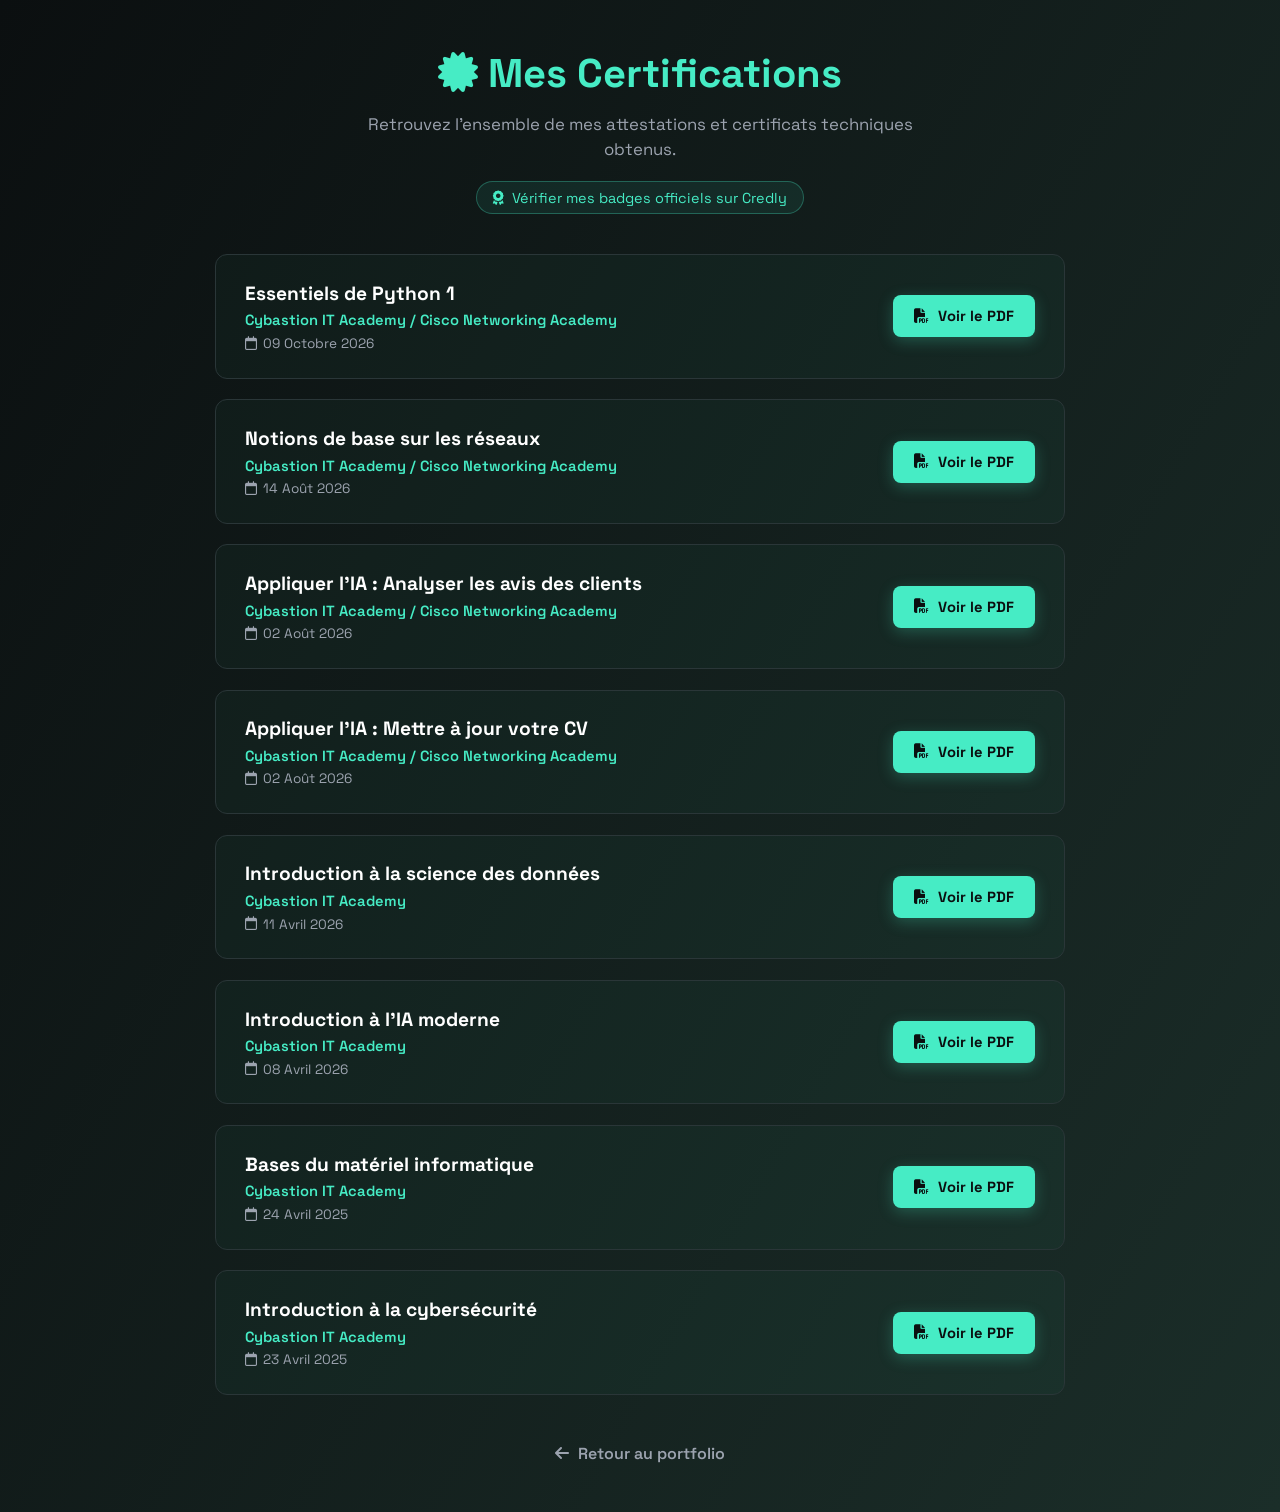
<file: Documents/CERTIFICATS/index.html>
<!DOCTYPE html>
<html lang="fr">
<head>
    <meta charset="UTF-8">
    <meta name="viewport" content="width=device-width, initial-scale=1.0">
    <title>Mes Certifications — FOLASAYO Michaël</title>

    <!-- Favicon SVG dynamique -->
    <link rel="icon" type="image/svg+xml" href="data:image/svg+xml,<svg xmlns='http://www.w3.org/2000/svg' viewBox='0 0 100 100'><text y='.9em' font-size='90' fill='%2346ECC5'>⚡</text></svg>">

    <!-- Police Space Grotesk -->
    <link rel="stylesheet" href="https://fonts.googleapis.com/css2?family=Space+Grotesk:wght@500;700&display=swap">
    
    <!-- Font Awesome : icônes -->
    <link rel="stylesheet" href="https://cdnjs.cloudflare.com/ajax/libs/font-awesome/6.5.1/css/all.min.css">

    <style>
        * {
            margin: 0;
            padding: 0;
            box-sizing: border-box;
        }

        body {
            background: linear-gradient(120deg, #0B0F10 0%, #1b2e29 100%);
            color: #fff;
            font-family: 'Space Grotesk', sans-serif;
            min-height: 100vh;
            display: flex;
            flex-direction: column;
            align-items: center;
            padding: 3rem 8%;
        }

        header {
            text-align: center;
            margin-bottom: 2.5rem;
        }

        header h1 {
            font-size: 2.5rem;
            color: #46ECC5;
            margin-bottom: 0.8rem;
        }

        header p {
            color: #9CA3AF;
            font-size: 1.05rem;
            max-width: 600px;
            margin: 0 auto 1.2rem;
            line-height: 1.5;
        }

        .credly-banner {
            display: inline-flex;
            align-items: center;
            gap: 0.5rem;
            font-size: 0.9rem;
            color: #46ECC5;
            text-decoration: none;
            padding: 0.4rem 1rem;
            background: rgba(70, 236, 197, 0.08);
            border: 1px solid rgba(70, 236, 197, 0.3);
            border-radius: 20px;
            transition: all 0.3s ease;
        }

        .credly-banner:hover {
            background: #46ECC5;
            color: #0B0F10;
            box-shadow: 0 0 15px rgba(70, 236, 197, 0.3);
        }

        .cert-container {
            width: 100%;
            max-width: 850px;
            display: flex;
            flex-direction: column;
            gap: 1.3rem;
        }

        .cert-card {
            background: rgba(70, 236, 197, 0.03);
            border: 1px solid #2A3638;
            border-radius: 12px;
            padding: 1.6rem 1.8rem;
            display: flex;
            justify-content: space-between;
            align-items: center;
            transition: transform 0.3s ease, border-color 0.3s ease, box-shadow 0.3s ease;
        }

        .cert-card:hover {
            transform: translateY(-4px);
            border-color: #46ECC5;
            box-shadow: 0 8px 25px rgba(70, 236, 197, 0.15);
        }

        .cert-info {
            display: flex;
            flex-direction: column;
            gap: 0.35rem;
        }

        .cert-info h3 {
            font-size: 1.2rem;
            color: #FFFFFF;
        }

        .cert-info .institution {
            color: #46ECC5;
            font-size: 0.92rem;
            font-weight: 600;
        }

        .cert-info .date {
            color: #9CA3AF;
            font-size: 0.85rem;
            display: flex;
            align-items: center;
            gap: 0.4rem;
        }

        .btn {
            display: inline-flex;
            align-items: center;
            gap: 0.6rem;
            background: #46ECC5;
            color: #0B0F10;
            text-decoration: none;
            padding: 0.75rem 1.3rem;
            border-radius: 8px;
            font-size: 0.92rem;
            font-weight: 700;
            transition: all 0.3s ease;
            box-shadow: 0 4px 15px rgba(70, 236, 197, 0.25);
            white-space: nowrap;
        }

        .btn:hover {
            transform: translateY(-2px);
            box-shadow: 0 6px 20px rgba(70, 236, 197, 0.4);
        }

        .back-link {
            margin-top: 3rem;
            color: #9CA3AF;
            text-decoration: none;
            display: inline-flex;
            align-items: center;
            gap: 0.6rem;
            font-size: 1rem;
            font-weight: 600;
            transition: color 0.3s ease, transform 0.3s ease;
        }

        .back-link:hover {
            color: #46ECC5;
            transform: translateX(-4px);
        }

        @media (max-width: 650px) {
            body {
                padding: 2rem 5%;
            }

            header h1 {
                font-size: 1.8rem;
            }

            .cert-card {
                flex-direction: column;
                align-items: flex-start;
                gap: 1.2rem;
            }

            .btn {
                width: 100%;
                justify-content: center;
            }
        }
    </style>
</head>
<body>

    <header>
        <h1><i class="fa-solid fa-certificate"></i> Mes Certifications</h1>
        <p>Retrouvez l'ensemble de mes attestations et certificats techniques obtenus.</p>
        <a href="https://www.credly.com/users/michael-kouakou-folasayo" target="_blank" rel="noopener noreferrer" class="credly-banner">
            <i class="fa-solid fa-award"></i> Vérifier mes badges officiels sur Credly
        </a>
    </header>

    <main class="cert-container">

        <!-- Certificat 1 -->
        <article class="cert-card">
            <div class="cert-info">
                <h3>Essentiels de Python 1</h3>
                <span class="institution">Cybastion IT Academy / Cisco Networking Academy</span>
                <span class="date"><i class="fa-regular fa-calendar"></i> 09 Octobre 2026</span>
            </div>
            <a href="Python_Essentials_1.pdf" target="_blank" rel="noopener noreferrer" class="btn">
                <i class="fa-solid fa-file-pdf"></i> Voir le PDF
            </a>
        </article>

        <!-- Certificat 2 -->
        <article class="cert-card">
            <div class="cert-info">
                <h3>Notions de base sur les réseaux</h3>
                <span class="institution">Cybastion IT Academy / Cisco Networking Academy</span>
                <span class="date"><i class="fa-regular fa-calendar"></i> 14 Août 2026</span>
            </div>
            <a href="Networking_Basics.pdf" target="_blank" rel="noopener noreferrer" class="btn">
                <i class="fa-solid fa-file-pdf"></i> Voir le PDF
            </a>
        </article>

        <!-- Certificat 3 -->
        <article class="cert-card">
            <div class="cert-info">
                <h3>Appliquer l'IA : Analyser les avis des clients</h3>
                <span class="institution">Cybastion IT Academy / Cisco Networking Academy</span>
                <span class="date"><i class="fa-regular fa-calendar"></i> 02 Août 2026</span>
            </div>
            <a href="Apply_AI_Customer_Reviews.pdf" target="_blank" rel="noopener noreferrer" class="btn">
                <i class="fa-solid fa-file-pdf"></i> Voir le PDF
            </a>
        </article>

        <!-- Certificat 4 -->
        <article class="cert-card">
            <div class="cert-info">
                <h3>Appliquer l'IA : Mettre à jour votre CV</h3>
                <span class="institution">Cybastion IT Academy / Cisco Networking Academy</span>
                <span class="date"><i class="fa-regular fa-calendar"></i> 02 Août 2026</span>
            </div>
            <a href="Apply_AI_Resume.pdf" target="_blank" rel="noopener noreferrer" class="btn">
                <i class="fa-solid fa-file-pdf"></i> Voir le PDF
            </a>
        </article>

        <!-- Certificat 5 -->
        <article class="cert-card">
            <div class="cert-info">
                <h3>Introduction à la science des données</h3>
                <span class="institution">Cybastion IT Academy</span>
                <span class="date"><i class="fa-regular fa-calendar"></i> 11 Avril 2026</span>
            </div>
            <a href="Data_Science.pdf" target="_blank" rel="noopener noreferrer" class="btn">
                <i class="fa-solid fa-file-pdf"></i> Voir le PDF
            </a>
        </article>

        <!-- Certificat 6 -->
        <article class="cert-card">
            <div class="cert-info">
                <h3>Introduction à l'IA moderne</h3>
                <span class="institution">Cybastion IT Academy</span>
                <span class="date"><i class="fa-regular fa-calendar"></i> 08 Avril 2026</span>
            </div>
            <a href="IA_Moderne.pdf" target="_blank" rel="noopener noreferrer" class="btn">
                <i class="fa-solid fa-file-pdf"></i> Voir le PDF
            </a>
        </article>

        <!-- Certificat 7 (Accent retiré dans le lien) -->
        <article class="cert-card">
            <div class="cert-info">
                <h3>Bases du matériel informatique</h3>
                <span class="institution">Cybastion IT Academy</span>
                <span class="date"><i class="fa-regular fa-calendar"></i> 24 Avril 2025</span>
            </div>
            <a href="Materiel_Informatique.pdf" target="_blank" rel="noopener noreferrer" class="btn">
                <i class="fa-solid fa-file-pdf"></i> Voir le PDF
            </a>
        </article>

        <!-- Certificat 8 (Accent retiré dans le lien) -->
        <article class="cert-card">
            <div class="cert-info">
                <h3>Introduction à la cybersécurité</h3>
                <span class="institution">Cybastion IT Academy</span>
                <span class="date"><i class="fa-regular fa-calendar"></i> 23 Avril 2025</span>
            </div>
            <a href="Cybersecurite.pdf" target="_blank" rel="noopener noreferrer" class="btn">
                <i class="fa-solid fa-file-pdf"></i> Voir le PDF
            </a>
        </article>

    </main>

    <a href="../../index.html" class="back-link">
        <i class="fa-solid fa-arrow-left"></i> Retour au portfolio
    </a>

</body>
</html>
</file>
<file: style.css>
/* ==========================================================================
   1. IMPORTS DE POLICES
   ========================================================================== */
@import url('https://fonts.googleapis.com/css2?family=Space+Grotesk:wght@500;700&display=swap');

/* ==========================================================================
   2. STYLES GÉNÉRAUX & RÉINITIALISATION 
   ========================================================================== */
* {
    margin: 0;
    padding: 0;
    box-sizing: border-box;
}

body {
    background: linear-gradient(120deg, #0B0F10 0%, #1b2e29 100%);
    color: #fff;
    font-family: 'Space Grotesk', sans-serif;
    min-height: 100vh;
}

section {
    padding: 6rem 8% 2rem;
}

/* ==========================================================================
   3. COMPOSANTS RÉUTILISABLES (BOUTONS)
   ========================================================================== */
.btn {
    display: inline-block;
    background: #46ECC5;
    color: #0B0F10;
    text-decoration: none;
    padding: 0.8rem 1.8rem;
    border-radius: 8px;
    font-size: 1rem;
    font-weight: 700;
    transition: all 0.3s ease;
    box-shadow: 0 5px 20px rgba(70, 236, 197, 0.25);
    text-align: center;
}

.btn:hover {
    transform: translateY(-3px);
    box-shadow: 0 8px 25px rgba(70, 236, 197, 0.4);
}

.btn-center {
    align-self: center;
    margin-top: auto;
}

/* ==========================================================================
   4. EN-TÊTE ET BARRE DE NAVIGATION (HEADER & NAVBAR DESKTOP)
   ========================================================================== */
header {
    background: rgba(11, 15, 16, 0.95);
    backdrop-filter: blur(10px);
    width: 100%;
    position: fixed;
    left: 0;
    top: 0;
    padding: 1.1rem 5%; /* Réduit légèrement la marge externe pour aérer le milieu */
    display: flex;
    justify-content: space-between;
    align-items: center;
    gap: 1.5rem; /* Empêche formellement le logo et les liens de se coller */
    box-shadow: 0 4px 20px rgba(0, 0, 0, 0.3);
    border-bottom: 1px solid #2A3638;
    z-index: 1000;
}

.logo {
    display: flex;
    align-items: center;
    font-size: 1.35rem; /* Ajuste subtilement la taille pour les écrans PC portables */
    font-weight: 700;
    text-decoration: none;
    gap: 0.6rem;
    color: #FFFFFF;
    flex-shrink: 0; /* Empêche le logo de se faire écraser */
    margin-right: 1.5rem; /* Crée l'espace indispensable entre le logo et "Accueil" */
}

.logo span {
    color: #46ECC5;
}

.navbar {
    display: flex;
    gap: 0.6rem;
    list-style: none;
    align-items: center;
}

/* Base des liens en version Desktop (Style Carte / Capsule) */
.navbar a {
    position: relative;
    display: inline-flex;
    align-items: center;
    font-size: 0.95rem;
    font-weight: 600;
    color: #9CA3AF;
    padding: 0.6rem 1.1rem 0.6rem 1.8rem; /* Espace à gauche pour la puce */
    text-decoration: none;
    background: rgba(255, 255, 255, 0.02);
    border: 1px solid rgba(255, 255, 255, 0.05);
    border-radius: 8px;
    white-space: nowrap;
    transition: all 0.3s cubic-bezier(0.4, 0, 0.2, 1);
    overflow: hidden;
}

/* Puce néon turquoise à gauche de chaque lien */
.navbar a::before {
    content: '';
    position: absolute;
    left: 0.75rem;
    width: 5px;
    height: 5px;
    background: #46ECC5;
    border-radius: 50%;
    opacity: 0.3;
    transform: scale(0.8);
    transition: all 0.3s cubic-bezier(0.4, 0, 0.2, 1);
}

/* Effet au survol (HOVER) et sur la page courante (ACTIVE) en Desktop */
.navbar a:hover,
.navbar a.active {
    color: #FFFFFF;
    background: rgba(70, 236, 197, 0.08); /* Fond turquoise translucide */
    border-color: rgba(70, 236, 197, 0.3);
    transform: translateY(-2px); /* Léger soulèvement vers le haut */
    box-shadow: 0 4px 15px rgba(70, 236, 197, 0.15); /* Ombre néon douce */
}

/* Animation de la puce néon au survol / active */
.navbar a:hover::before,
.navbar a.active::before {
    opacity: 1;
    height: 14px; /* S'étire verticalement */
    border-radius: 3px;
    box-shadow: 0 0 8px #46ECC5;
}

.menu-icon {
    display: none;
    font-size: 1.8rem;
    color: #46ECC5;
    cursor: pointer;
    z-index: 1001;
}

/* ===== ANIMATION AU DÉFILEMENT (SCROLL REVEAL BIDIRECTIONNEL) ==== */
.reveal {
    opacity: 0;
    transform: translateY(28px);
    transition: opacity 0.65s cubic-bezier(0.2, 0.8, 0.2, 1), transform 0.65s cubic-bezier(0.2, 0.8, 0.2, 1);
    will-change: opacity, transform;
}

/* Quand l'élément entre dans la fenêtre */
.reveal.show {
    opacity: 1;
    transform: translateY(0);
}

/* =========== NOUVEAU BOUTON DU HEADER (ME CONTACTER) ========== */
.btn-header {
    display: inline-flex;
    align-items: center;
    gap: 0.5rem;
    padding: 0.55rem 1.2rem;
    background: rgba(70, 236, 197, 0.08);
    color: #46ECC5;
    border: 1.5px solid #46ECC5;
    border-radius: 20px;
    font-size: 0.9rem;
    font-weight: 700;
    text-decoration: none;
    transition: all 0.3s ease;
    white-space: nowrap;
}

.btn-header:hover {
    background: #46ECC5;
    color: #0B0F10;
    box-shadow: 0 0 15px rgba(70, 236, 197, 0.4);
    transform: translateY(-2px);
}

/* ==========================================================================
   5. SECTION ACCUEIL (HERO SECTION)
   ========================================================================== */
.hero {
    display: flex;
    justify-content: space-between;
    align-items: center;
    min-height: 85vh;
    gap: 4rem;
}

.hero-text {
    flex: 1;
}

.hero h1 {
    font-size: 2.8rem;
    line-height: 1.2;
}

.hero-text .name {
    color: #46ECC5;
}

.typing-text {
    display: inline-block;
    font-size: 1.3rem;
    font-weight: 600;
    color: #46ECC5;
    margin: 0.8rem 0;
}

.hero-text .description {
    font-size: 1.1rem;
    color: #9CA3AF;
    line-height: 1.6;
    max-width: 600px;
}

.social {
    display: flex;
    gap: 15px;
    margin: 25px 0;
}

.social a {
    width: 42px;
    height: 42px;
    display: flex;
    align-items: center;
    justify-content: center;
    background: transparent;
    color: #46ECC5;
    border-radius: 50%;
    border: 2px solid #46ECC5;
    transition: 0.3s ease;
    text-decoration: none;
    font-size: 1.2rem;
}

.social a:hover {
    background: #46ECC5;
    color: #0B0F10;
    box-shadow: 0 0 15px rgba(70, 236, 197, 0.4);
    transform: translateY(-3px);
}

.hero-image {
    flex: 0.8;
    display: flex;
    justify-content: center;
}

.hero-image img {
    width: 280px;
    height: 280px;
    object-fit: cover;
    border-radius: 50%;
    border: 4px solid #46ECC5;
    box-shadow: 0 0 30px rgba(70, 236, 197, 0.2);
    animation: float 4s ease-in-out infinite;
}

@keyframes float {
    0% {
        transform: translateY(0px);
        box-shadow: 0 0 30px rgba(70, 236, 197, 0.2);
    }
    50% {
        transform: translateY(-12px);
        box-shadow: 0 15px 35px rgba(70, 236, 197, 0.35);
    }
    100% {
        transform: translateY(0px);
        box-shadow: 0 0 30px rgba(70, 236, 197, 0.2);
    }
}

/* ==========================================================================
   6. SECTION À PROPOS (ABOUT)
   ========================================================================== */
.about {
    padding: 6rem 8% 2rem;
}

.about h2 {
    font-size: 2.5rem;
    margin-bottom: 2rem;
    text-align: center;
    color: #46ECC5;
}

.about-card {
    background: rgba(70, 236, 197, 0.03);
    border: 1px solid #2A3638;
    border-radius: 12px;
    padding: 2.5rem;
    box-shadow: 0 4px 20px rgba(0, 0, 0, 0.2);
}

.about-intro {
    font-size: 1.15rem;
    line-height: 1.8;
    color: #D1D5DB;
    margin-bottom: 2rem;
}

.about-intro strong {
    color: #46ECC5;
}

.about-details {
    display: grid;
    grid-template-columns: repeat(auto-fit, minmax(280px, 1fr));
    gap: 1.5rem;
}

.about-box {
    display: flex;
    align-items: flex-start;
    gap: 1rem;
    background: rgba(11, 15, 16, 0.6);
    padding: 1.2rem;
    border-radius: 8px;
    border: 1px solid rgba(70, 236, 197, 0.15);
}

.about-box i {
    font-size: 1.8rem;
    color: #46ECC5;
    margin-top: 0.2rem;
}

.about-box h4 {
    color: #fff;
    font-size: 1.1rem;
    margin-bottom: 0.3rem;
}

.about-box p {
    font-size: 0.95rem;
    color: #9CA3AF;
    line-height: 1.4;
}

/* ==========================================================================
   7. SECTION FORMATIONS & PARCOURS (EDUCATION)
   ========================================================================== */
.education {
    padding: 6rem 8% 2rem;
}

.education h2 {
    font-size: 2.5rem;
    margin-bottom: 2.5rem;
    text-align: center;
    color: #46ECC5;
}

/* Grille principale 2 colonnes équilibrées */
.education-grid {
    display: grid;
    grid-template-columns: 1fr 1fr;
    gap: 2rem;
    align-items: start;
}

/* Conteneur vertical de chaque colonne */
.education-column {
    display: flex;
    flex-direction: column;
    gap: 2rem;
}

.education-card {
    background: rgba(70, 236, 197, 0.03);
    border: 1px solid #2A3638;
    border-radius: 12px;
    padding: 1.8rem;
    display: flex;
    flex-direction: column;
    gap: 1.5rem;
    transition: transform 0.3s ease, border-color 0.3s ease;
}

.education-card:hover {
    transform: translateY(-5px);
    border-color: rgba(70, 236, 197, 0.4);
}

.card-title {
    display: flex;
    align-items: center;
    gap: 0.8rem;
    border-bottom: 1px solid #2A3638;
    padding-bottom: 1rem;
}

.card-title i {
    font-size: 1.6rem;
    color: #46ECC5;
}

.card-title h3 {
    font-size: 1.4rem;
    color: #fff;
}

.timeline-item {
    background: rgba(11, 15, 16, 0.6);
    border-left: 3px solid #46ECC5;
    padding: 1rem 1.2rem;
    border-radius: 0 8px 8px 0;
    display: flex;
    flex-direction: column;
    gap: 0.3rem;
}

.timeline-item h4 {
    font-size: 1.05rem;
    color: #fff;
}

.item-header {
    display: flex;
    justify-content: space-between;
    align-items: center;
    gap: 0.5rem;
    flex-wrap: wrap;
}

.badge-status {
    font-size: 0.75rem;
    padding: 0.2rem 0.6rem;
    border-radius: 12px;
    font-weight: 700;
}

.badge-status.current {
    background: rgba(70, 236, 197, 0.2);
    color: #46ECC5;
    border: 1px solid #46ECC5;
}

.badge-status.done {
    background: rgba(156, 163, 175, 0.2);
    color: #9CA3AF;
}

/* Badge distinctif pour les accréditations Cisco & Python Institute */
.badge-tag {
    font-size: 0.75rem;
    padding: 0.2rem 0.6rem;
    border-radius: 12px;
    font-weight: 700;
    background: rgba(70, 236, 197, 0.12);
    color: #46ECC5;
    border: 1px solid rgba(70, 236, 197, 0.3);
    white-space: nowrap;
}

.timeline-item .institution {
    color: #46ECC5;
    font-size: 0.95rem;
    font-weight: 600;
}

.timeline-item .date {
    color: #9CA3AF;
    font-size: 0.85rem;
    display: flex;
    align-items: center;
    gap: 0.4rem;
}

.timeline-item .item-desc {
    color: #D1D5DB;
    font-size: 0.88rem;
    line-height: 1.5;
    margin-top: 0.4rem;
}

/* Ligne des deux boutons en bas de la carte Certifications & Badges */
.cert-actions-row {
    display: flex;
    flex-wrap: wrap;
    gap: 1rem;
    justify-content: center;
    margin-top: 1rem;
}

.btn-outline {
    background: transparent;
    color: #46ECC5;
    border: 2px solid #46ECC5;
    text-decoration: none;
    padding: 0.8rem 1.8rem;
    border-radius: 8px;
    font-size: 1rem;
    font-weight: 700;
    transition: all 0.3s ease;
    text-align: center;
}

.btn-outline:hover {
    background: #46ECC5;
    color: #0B0F10;
    box-shadow: 0 8px 25px rgba(70, 236, 197, 0.4);
    transform: translateY(-3px);
}

/* Boutons pour les attestations de stage */
.stage-certif-action {
    margin-top: 0.8rem;
    display: flex;
}

.btn-certif-stage {
    display: inline-flex;
    align-items: center;
    gap: 0.5rem;
    font-size: 0.82rem;
    font-weight: 600;
    color: #46ECC5;
    background: rgba(70, 236, 197, 0.08);
    border: 1px solid rgba(70, 236, 197, 0.3);
    padding: 0.4rem 0.85rem;
    border-radius: 6px;
    text-decoration: none;
    transition: all 0.3s ease;
}

.btn-certif-stage:hover {
    background: #46ECC5;
    color: #0B0F10;
    border-color: #46ECC5;
    transform: translateY(-2px);
    box-shadow: 0 4px 12px rgba(70, 236, 197, 0.3);
}

.btn-certif-stage i {
    font-size: 0.85rem;
}

/* ==========================================================================
   8. SECTION COMPÉTENCES (SKILLS)
   ========================================================================== */
.skills {
    padding: 6rem 8% 4rem;
}

.skills h2 {
    font-size: 2.5rem;
    margin-bottom: 1rem;
    text-align: center;
    color: #46ECC5;
}

.skills-subtitle {
    font-size: 1.4rem;
    color: #fff;
    text-align: center;
    margin-bottom: 2.5rem;
    font-weight: 500;
}

.skills-grid,
.skills-bottom-grid {
    display: grid;
    grid-template-columns: repeat(auto-fit, minmax(300px, 1fr));
    gap: 1.5rem;
    margin-bottom: 2rem;
}

.skill-card {
    background: rgba(70, 236, 197, 0.04);
    border: 1px solid #2A3638;
    border-radius: 12px;
    padding: 1.8rem;
    transition: transform 0.3s ease, border-color 0.3s ease, box-shadow 0.3s ease;
}

.skill-card:hover {
    transform: translateY(-5px);
    border-color: #46ECC5;
    box-shadow: 0 8px 25px rgba(70, 236, 197, 0.15);
}

.skill-header {
    display: flex;
    align-items: center;
    gap: 0.8rem;
    margin-bottom: 0.8rem;
}

.skill-header i {
    font-size: 1.6rem;
    color: #46ECC5;
}

.skill-header h4 {
    font-size: 1.3rem;
    color: #fff;
}

.skill-desc {
    font-size: 0.95rem;
    color: #9CA3AF;
    margin-bottom: 1.5rem;
}

.skill-list {
    list-style: none;
    display: flex;
    flex-direction: column;
    gap: 1.2rem;
}

.skill-list li {
    background: rgba(11, 15, 16, 0.5);
    padding: 0.9rem 1rem;
    border-radius: 8px;
    border: 1px solid rgba(255, 255, 255, 0.05);
    display: flex;
    flex-direction: column;
    gap: 0.4rem;
}

/* Ligne supérieure de chaque compétence : libellé à gauche, badge à droite */
.skill-title-row {
    display: flex;
    justify-content: space-between;
    align-items: center;
    gap: 0.8rem;
    width: 100%;
}

.skill-list strong {
    color: #fff;
    font-size: 0.98rem;
}

.skill-list p {
    font-size: 0.88rem;
    color: #9CA3AF;
    line-height: 1.45;
    margin: 0;
}

/* Badges de niveau (flexbox moderne, plus de chevauchement) */
.level {
    display: inline-flex;
    align-items: center;
    justify-content: center;
    font-size: 0.75rem;
    padding: 0.2rem 0.65rem;
    border-radius: 20px;
    font-weight: 700;
    white-space: nowrap;
    flex-shrink: 0;
}

.badge-inter {
    background: rgba(70, 236, 197, 0.15);
    color: #46ECC5;
    border: 1px solid #46ECC5;
}

.badge-dev {
    background: rgba(156, 163, 175, 0.15);
    color: #9CA3AF;
    border: 1px solid #9CA3AF;
}

.qualities-tags {
    list-style: none;
    display: flex;
    flex-wrap: wrap;
    gap: 0.8rem;
    margin-top: 1rem;
}

.qualities-tags li {
    background: rgba(11, 15, 16, 0.6);
    border: 1px solid #2A3638;
    color: #fff;
    padding: 0.6rem 1rem;
    border-radius: 25px;
    font-size: 0.95rem;
    display: flex;
    align-items: center;
    gap: 0.5rem;
    transition: 0.3s ease;
}

.qualities-tags li i {
    color: #46ECC5;
    font-size: 0.85rem;
}

.qualities-tags li:hover {
    border-color: #46ECC5;
    background: rgba(70, 236, 197, 0.08);
}

/* ==========================================================================
   9. SECTION PROJETS (PROJECTS)
   ========================================================================== */
.projects {
    padding: 6rem 8% 5rem;
}

.projects h2 {
    font-size: 2.5rem;
    color: #46ECC5;
    text-align: center;
    margin-bottom: 0.5rem;
}

.projects .section-subtitle {
    text-align: center;
    color: #9CA3AF;
    font-size: 1.08rem;
    margin-bottom: 3.5rem;
}

.projects-category {
    margin-bottom: 4rem;
}

.category-title {
    font-size: 1.5rem;
    color: #FFFFFF;
    margin-bottom: 1.8rem;
    display: flex;
    align-items: center;
    gap: 0.7rem;
    border-bottom: 2px solid rgba(70, 236, 197, 0.2);
    padding-bottom: 0.6rem;
}

.category-title i {
    color: #46ECC5;
}

.projects-grid {
    display: grid;
    grid-template-columns: repeat(auto-fit, minmax(310px, 1fr));
    gap: 2rem;
}

.project-card {
    background: rgba(11, 15, 16, 0.6);
    border: 1px solid #2A3638;
    border-radius: 12px;
    overflow: hidden;
    display: flex;
    flex-direction: column;
    transition: transform 0.3s ease, border-color 0.3s ease, box-shadow 0.3s ease;
}

.project-card:hover {
    transform: translateY(-6px);
    border-color: #46ECC5;
    box-shadow: 0 10px 28px rgba(70, 236, 197, 0.15);
}

.project-img-wrapper {
    position: relative;
    width: 100%;
    height: 210px;
    overflow: hidden;
    border-bottom: 1px solid #2A3638;
    background-color: #0B0F10;
}

.project-img-wrapper img {
    width: 100%;
    height: 100%;
    object-fit: cover;
    object-position: top center;
    transition: transform 0.4s ease;
}

.project-card:hover .project-img-wrapper img {
    transform: scale(1.05);
}

.project-badge {
    position: absolute;
    top: 12px;
    right: 12px;
    background: rgba(11, 15, 16, 0.85);
    color: #46ECC5;
    border: 1px solid #46ECC5;
    padding: 0.25rem 0.65rem;
    border-radius: 20px;
    font-size: 0.75rem;
    font-weight: 700;
    backdrop-filter: blur(4px);
}

.project-badge.team-badge {
    color: #60A5FA;
    border-color: #60A5FA;
}

.project-badge.ongoing-badge {
    color: #F59E0B;
    border-color: #F59E0B;
}

.project-content {
    padding: 1.4rem;
    display: flex;
    flex-direction: column;
    flex-grow: 1;
}

.project-content h4 {
    font-size: 1.25rem;
    color: #FFFFFF;
    margin-bottom: 0.6rem;
}

.project-content p {
    font-size: 0.92rem;
    color: #9CA3AF;
    line-height: 1.55;
    margin-bottom: 1.5rem;
    flex-grow: 1;
}

.project-content .btn {
    align-self: flex-start;
    padding: 0.6rem 1.2rem;
    font-size: 0.88rem;
    display: inline-flex;
    align-items: center;
    gap: 0.5rem;
}

.project-content .btn i {
    font-size: 0.8rem;
}

/* ======== CARTE PROJET PHARE (FEATURED PROJECT) ====== */
.project-card-featured {
    grid-column: 1 / -1; /* Occupe toute la largeur de la grille */
    display: grid;
    grid-template-columns: 1.2fr 1fr;
    background: linear-gradient(135deg, rgba(11, 15, 16, 0.9) 0%, rgba(70, 236, 197, 0.05) 100%);
    border: 1.5px solid rgba(70, 236, 197, 0.4);
    box-shadow: 0 10px 30px rgba(0, 0, 0, 0.4);
}

.project-card-featured .featured-img {
    height: 100%;
    min-height: 280px;
    border-bottom: none;
    border-right: 1px solid #2A3638;
}

.featured-content {
    padding: 2rem;
    display: flex;
    flex-direction: column;
    justify-content: center;
}

.featured-header h4 {
    font-size: 1.5rem;
    color: #46ECC5;
    margin-bottom: 0.5rem;
}

.tech-stack-tags {
    display: flex;
    flex-wrap: wrap;
    gap: 0.5rem;
    margin-bottom: 1rem;
}

.tech-stack-tags span {
    font-size: 0.75rem;
    font-weight: 600;
    color: #D1D5DB;
    background: rgba(255, 255, 255, 0.06);
    border: 1px solid rgba(255, 255, 255, 0.1);
    padding: 0.2rem 0.6rem;
    border-radius: 6px;
}

.featured-highlights {
    list-style: none;
    margin: 1rem 0 1.5rem;
    display: flex;
    flex-direction: column;
    gap: 0.5rem;
}

.featured-highlights li {
    font-size: 0.9rem;
    color: #D1D5DB;
    display: flex;
    align-items: center;
    gap: 0.6rem;
}

.featured-highlights li i {
    color: #46ECC5;
    font-size: 0.85rem;
}

/* Basculement responsive en colonne unique sur mobile / tablette */
@media (max-width: 900px) {
    .project-card-featured {
        grid-template-columns: 1fr;
    }
    .project-card-featured .featured-img {
        min-height: 200px;
        border-right: none;
        border-bottom: 1px solid #2A3638;
    }
    .featured-content {
        padding: 1.5rem;
    }
}


/*======== BADGE & BOUTON PROJET PRIVÉ / INTERNE ======== */
.project-badge.private-badge {
    color: #F59E0B;
    border-color: #F59E0B;
}

.btn-private {
    display: inline-flex;
    align-items: center;
    gap: 0.5rem;
    align-self: flex-start;
    padding: 0.6rem 1.2rem;
    font-size: 0.88rem;
    font-weight: 600;
    color: #9CA3AF;
    background: rgba(255, 255, 255, 0.05);
    border: 1px solid rgba(255, 255, 255, 0.12);
    border-radius: 8px;
    cursor: default;
    user-select: none;
    transition: all 0.3s ease;
}

.btn-private i {
    font-size: 0.85rem;
    color: #F59E0B;
}

.btn-private:hover {
    border-color: rgba(245, 158, 11, 0.4);
    background: rgba(245, 158, 11, 0.05);
}

/* ===== BOUTONS D'ACTIONS DES PROJETS (DÉMO + CODE SOURCE) ===== */
.project-actions {
    display: flex;
    align-items: center;
    gap: 0.8rem;
    flex-wrap: wrap;
    margin-top: auto;
}

.btn-code {
    display: inline-flex;
    align-items: center;
    gap: 0.4rem;
    padding: 0.6rem 1.1rem;
    font-size: 0.88rem;
    font-weight: 600;
    color: #D1D5DB;
    background: rgba(255, 255, 255, 0.05);
    border: 1px solid rgba(255, 255, 255, 0.15);
    border-radius: 8px;
    text-decoration: none;
    transition: all 0.3s ease;
}

.btn-code:hover {
    background: rgba(255, 255, 255, 0.12);
    border-color: #46ECC5;
    color: #FFFFFF;
}

/* Adaptation pour les écrans mobiles : le bouton Me contacter et son texte restent bien visibles */
/* Adaptation mobile : logo + bouton "Me contacter" complet + burger */
@media (max-width: 650px) {
    header {
        padding: 0.75rem 3%; /* Marges légères pour maximiser la largeur disponible */
        gap: 0.5rem;
        justify-content: space-between;
    }

    .logo {
        overflow: visible;
        margin-right: 0;
        font-size: 0.95rem;
        gap: 0.4rem;
        flex-shrink: 1;
        white-space: nowrap;
    }

    .logo-img {
        width: 36px;
        height: 36px;
    }

    /* Bouton Me contacter : texte complet toujours affiché */
    .btn-header {
        display: inline-flex !important;
        align-items: center;
        gap: 0.35rem;
        padding: 0.45rem 0.7rem;
        font-size: 0.78rem;
        white-space: nowrap;
        flex-shrink: 0; /* Ne s'écrase jamais */
    }

    .btn-header span {
        display: inline !important; /* Le texte reste bien visible */
    }

    .btn-header i {
        font-size: 0.75rem;
    }

    /* Bouton burger */
    .menu-icon {
        display: block;
        font-size: 1.4rem;
        flex-shrink: 0; /* Reste toujours visible à l'écran */
        cursor: pointer;
    }
}

/* Sécurité pour les très petits écrans (iPhone SE, Galaxy A, etc. <= 390px) */
@media (max-width: 390px) {
    header {
        padding: 0.7rem 2.5%;
        gap: 0.35rem;
    }

    /* On garde l'icône et "FOLASAYO", on masque temporairement le prénom pour que tout tienne */
    .logo {
        font-size: 0.9rem;
    }

    .btn-header {
        padding: 0.4rem 0.55rem;
        font-size: 0.74rem;
    }
}

/* ==========================================================================
   10. SECTION CONTACT (CONTACT)
   ========================================================================== */
.contact {
    padding: 6rem 8% 5rem;
}

.contact h2 {
    font-size: 2.5rem;
    color: #46ECC5;
    text-align: center;
    margin-bottom: 0.5rem;
}

.contact .section-subtitle {
    text-align: center;
    color: #9CA3AF;
    font-size: 1.08rem;
    max-width: 700px;
    margin: 0 auto 3.5rem;
    line-height: 1.6;
}

.contact-container {
    display: grid;
    grid-template-columns: repeat(auto-fit, minmax(320px, 1fr));
    gap: 3rem;
    align-items: start;
}

.contact-info {
    display: flex;
    flex-direction: column;
    gap: 1.2rem;
}

.info-box {
    display: flex;
    align-items: center;
    gap: 1.2rem;
    background: rgba(11, 15, 16, 0.6);
    border: 1px solid #2A3638;
    padding: 1.2rem 1.5rem;
    border-radius: 12px;
    transition: transform 0.3s ease, border-color 0.3s ease;
}

.info-box:hover {
    transform: translateX(5px);
    border-color: #46ECC5;
}

.info-box i {
    font-size: 1.5rem;
    color: #46ECC5;
    width: 45px;
    height: 45px;
    background: rgba(70, 236, 197, 0.1);
    border-radius: 50%;
    display: flex;
    align-items: center;
    justify-content: center;
    flex-shrink: 0;
}

.info-box h4 {
    font-size: 1rem;
    color: #FFFFFF;
    margin-bottom: 0.2rem;
}

.info-box p, 
.info-box a {
    font-size: 0.92rem;
    color: #9CA3AF;
    text-decoration: none;
    transition: color 0.3s ease;
    word-break: break-word;
}

.info-box a:hover {
    color: #46ECC5;
}

.contact-form {
    background: rgba(70, 236, 197, 0.03);
    border: 1px solid #2A3638;
    border-radius: 12px;
    padding: 2.2rem;
    box-shadow: 0 4px 20px rgba(0, 0, 0, 0.2);
}

.contact-form h3 {
    font-size: 1.5rem;
    color: #FFFFFF;
    margin-bottom: 0.4rem;
}

.contact-form p {
    font-size: 0.95rem;
    color: #9CA3AF;
    margin-bottom: 1.8rem;
}

.contact-form form {
    display: flex;
    flex-direction: column;
    gap: 1.2rem;
}

.form-group {
    display: flex;
    flex-direction: column;
    gap: 0.5rem;
}

.form-group label {
    font-size: 0.9rem;
    font-weight: 500;
    color: #D1D5DB;
}

.form-group input,
.form-group textarea {
    width: 100%;
    padding: 0.8rem 1rem;
    background: rgba(11, 15, 16, 0.8);
    border: 1px solid #2A3638;
    border-radius: 8px;
    color: #FFFFFF;
    font-family: inherit;
    font-size: 0.95rem;
    outline: none;
    transition: border-color 0.3s ease, box-shadow 0.3s ease;
}

.form-group input:focus,
.form-group textarea:focus {
    border-color: #46ECC5;
    box-shadow: 0 0 10px rgba(70, 236, 197, 0.2);
}

.form-group textarea {
    resize: vertical;
    min-height: 120px;
}

.contact-form .btn {
    border: none;
    cursor: pointer;
    width: auto;
}

.form-btn-container {
    display: flex;
    justify-content: center;
    align-items: center;
    width: 100%;
    margin-top: 0.8rem;
}

/* ======= NOTIFICATION DU FORMULAIRE DE CONTACT (FEEDBACK) ======= */
#contact-feedback {
    display: none;
    margin-top: 1.2rem;
    padding: 1rem 1.2rem;
    border-radius: 8px;
    font-size: 0.95rem;
    font-weight: 600;
    text-align: center;
    line-height: 1.5;
    animation: fadeInSlide 0.4s ease forwards;
}

#contact-feedback.success {
    display: block;
    color: #46ECC5;
    background: rgba(70, 236, 197, 0.12);
    border: 1px solid #46ECC5;
    box-shadow: 0 0 15px rgba(70, 236, 197, 0.2);
}

#contact-feedback.error {
    display: block;
    color: #FF6B6B;
    background: rgba(255, 107, 107, 0.12);
    border: 1px solid #FF6B6B;
}

@keyframes fadeInSlide {
    from {
        opacity: 0;
        transform: translateY(-8px);
    }
    to {
        opacity: 1;
        transform: translateY(0);
    }
}

/* ==========================================================================
   11. PIED DE PAGE (FOOTER)
   ========================================================================== */
footer {
    background: rgba(11, 15, 16, 0.98);
    border-top: 1px solid #2A3638;
    padding: 4rem 8% 1.5rem;
    margin-top: 4rem;
}

.footer-container {
    display: grid;
    grid-template-columns: 2fr 1fr 1.5fr;
    gap: 3rem;
    margin-bottom: 3rem;
}

.footer-brand p {
    color: #9CA3AF;
    font-size: 0.95rem;
    line-height: 1.6;
    margin: 1rem 0 1.5rem;
    max-width: 400px;
}

.footer-social {
    display: flex;
    gap: 12px;
}

.footer-social a {
    width: 38px;
    height: 38px;
    display: flex;
    align-items: center;
    justify-content: center;
    background: rgba(70, 236, 197, 0.05);
    color: #46ECC5;
    border: 1px solid rgba(70, 236, 197, 0.3);
    border-radius: 50%;
    transition: all 0.3s ease;
    text-decoration: none;
    font-size: 1rem;
}

.footer-social a:hover {
    background: #46ECC5;
    color: #0B0F10;
    transform: translateY(-3px);
    box-shadow: 0 0 12px rgba(70, 236, 197, 0.4);
}

.footer-links h4,
.footer-contact h4 {
    color: #FFFFFF;
    font-size: 1.2rem;
    margin-bottom: 1.2rem;
    position: relative;
    padding-bottom: 0.5rem;
}

.footer-links h4::after,
.footer-contact h4::after {
    content: '';
    position: absolute;
    left: 0;
    bottom: 0;
    width: 35px;
    height: 2px;
    background: #46ECC5;
}

.footer-links ul {
    list-style: none;
    display: flex;
    flex-direction: column;
    gap: 0.6rem;
}

.footer-links a {
    color: #9CA3AF;
    text-decoration: none;
    font-size: 0.95rem;
    transition: all 0.3s ease;
    display: inline-flex;
    align-items: center;
    gap: 0.5rem;
}

.footer-links a i {
    font-size: 0.7rem;
    color: #46ECC5;
    transition: transform 0.3s ease;
}

.footer-links a:hover {
    color: #46ECC5;
    transform: translateX(4px);
}

.footer-contact p {
    color: #9CA3AF;
    font-size: 0.92rem;
    margin-bottom: 0.8rem;
    display: flex;
    align-items: center;
    gap: 0.8rem;
}

.footer-contact p i {
    color: #46ECC5;
    font-size: 1rem;
    width: 20px;
}

.footer-bottom {
    border-top: 1px solid #2A3638;
    padding-top: 1.5rem;
    display: flex;
    justify-content: space-between;
    align-items: center;
    font-size: 0.9rem;
    color: #9CA3AF;
}

.footer-bottom span {
    color: #46ECC5;
}

.back-to-top {
    width: 40px;
    height: 40px;
    background: rgba(70, 236, 197, 0.1);
    color: #46ECC5;
    border: 1px solid #46ECC5;
    border-radius: 8px;
    display: flex;
    align-items: center;
    justify-content: center;
    text-decoration: none;
    transition: all 0.3s ease;
}

.back-to-top:hover {
    background: #46ECC5;
    color: #0B0F10;
    transform: translateY(-3px);
}


/* ===================================================================================
   12. STYLE DU LOGO IMAGE & DU BOUTON FLOTTANT WHATSAPP AVEC ANIMATION DE LEVITATION
   =================================================================================== */
.logo-img {
    width: 46px; /* Agrandit le logo pour rendre le texte FM et les orbites bien nets */
    height: 46px;
    border-radius: 12px;
    object-fit: contain;
    border: none;
    box-shadow: 0 0 15px rgba(70, 236, 197, 0.2); /* Ajoute une lueur néon subtile */
    flex-shrink: 0;
    margin-right: 8px; /* Espace équilibré avant FOLASAYO */
}

/* On masque tout ce qui dépasse du conteneur du logo */
.logo {
    overflow: hidden;
}

/* Bouton Flottant WhatsApp */
.whatsapp-float {
    position: fixed;
    bottom: 25px;
    right: 25px;
    width: 58px;
    height: 58px;
    background: #25D366;
    color: #FFFFFF;
    border-radius: 50%;
    display: flex;
    align-items: center;
    justify-content: center;
    font-size: 32px;
    box-shadow: 0 4px 18px rgba(37, 211, 102, 0.45);
    z-index: 999;
    text-decoration: none;
    /* Même animation que votre image d'accueil */
    animation: floatWhatsapp 3.5s ease-in-out infinite;
    transition: transform 0.3s ease, box-shadow 0.3s ease;
}

/* Pause l'animation au survol et applique un léger zoom */
.whatsapp-float:hover {
    animation-play-state: paused;
    transform: scale(1.12);
    box-shadow: 0 10px 28px rgba(37, 211, 102, 0.7);
    color: #FFFFFF;
}

/* Animation calquée sur celle de l'image Hero */
@keyframes floatWhatsapp {
    0% {
        transform: translateY(0px);
        box-shadow: 0 4px 18px rgba(37, 211, 102, 0.35);
    }
    50% {
        transform: translateY(-10px); /* Il monte de 10px */
        box-shadow: 0 14px 28px rgba(37, 211, 102, 0.55); /* L'ombre s'intensifie */
    }
    100% {
        transform: translateY(0px);
        box-shadow: 0 4px 18px rgba(37, 211, 102, 0.35);
    }
}

/* Version mobile */
@media (max-width: 480px) {
    .whatsapp-float {
        bottom: 18px;
        right: 18px;
        width: 50px;
        height: 50px;
        font-size: 27px;
    }
}

/* ==========================================================================
   13. DESIGN RESPONSIVE (MEDIA QUERIES)
   ========================================================================== */

/* Écrans larges & Tablettes (Basculement sur menu burger dès 1200px) */
@media (max-width: 1280px) {
    header {
        padding: 1rem 5%;
    }

    /* Affichage du bouton burger */
    .menu-icon {
        display: block;
    }

    /* Conteneur déroulant du menu (Aligné à gauche) */
    .navbar {
        position: absolute;
        top: 100%;
        left: 0;
        width: 100%;
        padding: 1.5rem 6%;
        background: rgba(11, 15, 16, 0.98);
        border-bottom: 1px solid #2A3638;
        flex-direction: column;
        align-items: stretch;
        gap: 0.8rem;
        display: none; /* Caché par défaut */
        box-shadow: 0 15px 30px rgba(0, 0, 0, 0.6);
        backdrop-filter: blur(12px);
    }

    /* Affichage quand le JS active le menu */
    .navbar.active {
        display: flex;
    }

    /* Style de base des liens (Cartes au repos) */
    .navbar a {
        position: relative;
        display: flex;
        align-items: center;
        width: 100%;
        text-align: left;
        padding: 0.85rem 1.2rem 0.85rem 2.2rem; /* Espace réservé à la puce à gauche */
        font-size: 1.05rem;
        font-weight: 600;
        color: #9CA3AF;
        background: rgba(255, 255, 255, 0.03);
        border: 1px solid rgba(255, 255, 255, 0.05);
        border-radius: 10px;
        transition: all 0.3s cubic-bezier(0.4, 0, 0.2, 1);
        overflow: hidden;
    }

    /* La puce lumineuse / indicateur néon à gauche */
    .navbar a::before {
        content: '';
        position: absolute;
        left: 0.9rem;
        width: 6px;
        height: 6px;
        background: #46ECC5;
        border-radius: 50%;
        opacity: 0.3;
        transform: scale(0.8);
        transition: all 0.3s cubic-bezier(0.4, 0, 0.2, 1);
    }

    /* Effet au survol (HOVER) et sur le lien de la page actuelle (ACTIVE) */
    .navbar a:hover,
    .navbar a.active {
        color: #FFFFFF;
        background: rgba(70, 236, 197, 0.08); /* Fond translucide turquoise */
        border-color: rgba(70, 236, 197, 0.3);
        transform: translateX(6px); /* Glissement fluide vers la droite */
        box-shadow: 0 4px 20px rgba(70, 236, 197, 0.12);
    }

    /* Animation de la puce lumineuse au survol / active */
    .navbar a:hover::before,
    .navbar a.active::before {
        opacity: 1;
        height: 16px; /* S'étire en une pilule verticale lumineuse */
        border-radius: 4px;
        box-shadow: 0 0 10px #46ECC5;
    }

    /* Adaptations du contenu pour tablettes et petits écrans */
    section {
        padding: 5rem 5% 2rem;
    }

    .hero {
        flex-direction: column-reverse;
        text-align: center;
        padding-top: 6rem;
        min-height: auto;
        gap: 2rem;
    }

    .hero h1 {
        font-size: 2.3rem;
    }

    .hero-text .description {
        margin: 0 auto;
    }

    .social {
        justify-content: center;
    }

    .hero-image img {
        width: 220px;
        height: 220px;
    }

    .projects-grid,
    .education-grid,
    .skills-grid,
    .skills-bottom-grid {
        grid-template-columns: 1fr;
    }

    .contact-container {
        grid-template-columns: 1fr;
    }

    .footer-container {
        grid-template-columns: 1fr 1fr;
    }
}

/* Ajustements pour téléphones et petits écrans (<= 768px) */
@media (max-width: 768px) {
    .footer-container {
        grid-template-columns: 1fr;
        gap: 2rem;
    }

    .footer-bottom {
        flex-direction: column;
        gap: 1rem;
        text-align: center;
    }
}

/* Écrans très étroits (<= 480px) */
@media (max-width: 480px) {
    section {
        padding: 4rem 4% 2rem;
    }

    .hero h1 {
        font-size: 1.8rem;
    }

    .typing-text {
        font-size: 1.05rem;
    }

    .about h2,
    .education h2,
    .skills h2,
    .projects h2,
    .contact h2 {
        font-size: 1.8rem;
    }

    .about-card,
    .contact-form {
        padding: 1.5rem 1rem;
    }

    .btn {
        width: 100%;
    }

    .info-box {
        padding: 1rem;
    }
}

/* Honeypot anti-spam + icône du retour formulaire */
.hp { position: absolute; left: -9999px; width: 1px; height: 1px; opacity: 0; }
.feedback-icon { margin-right: 8px; }
</file>
